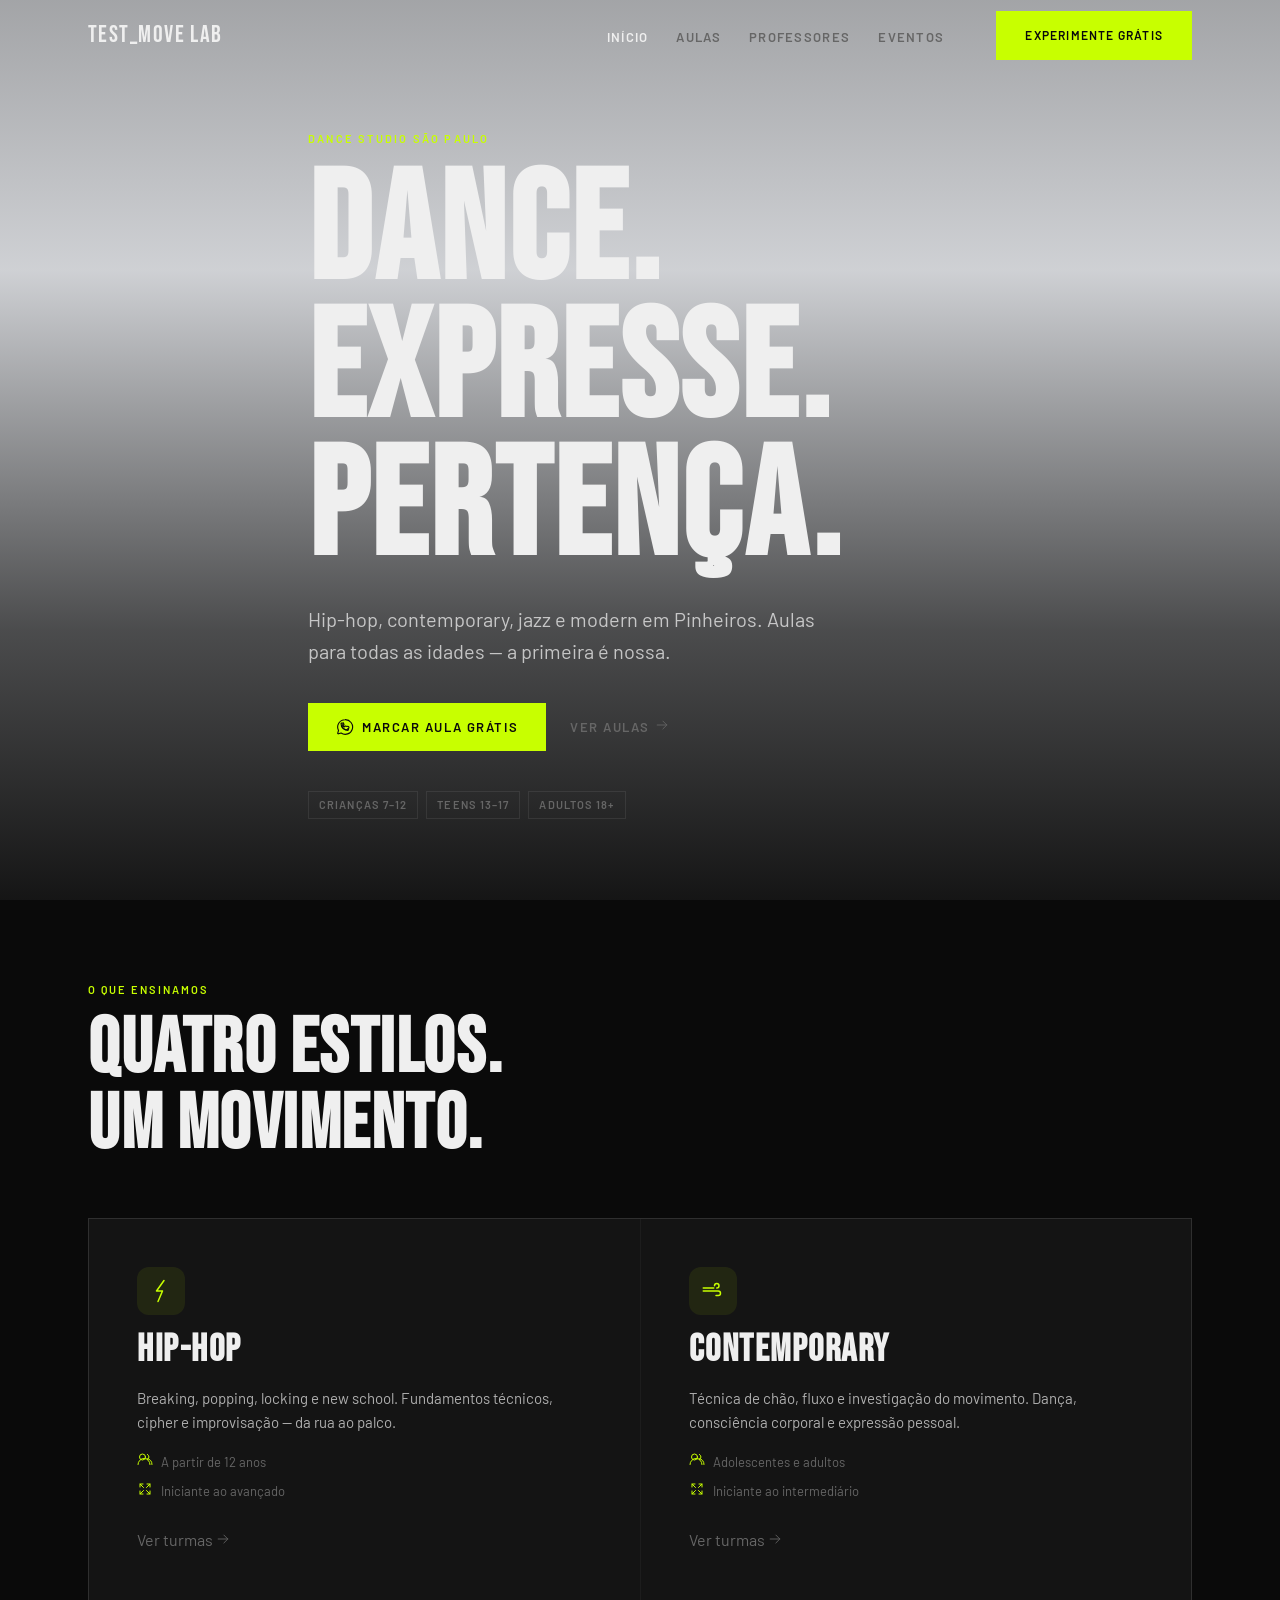
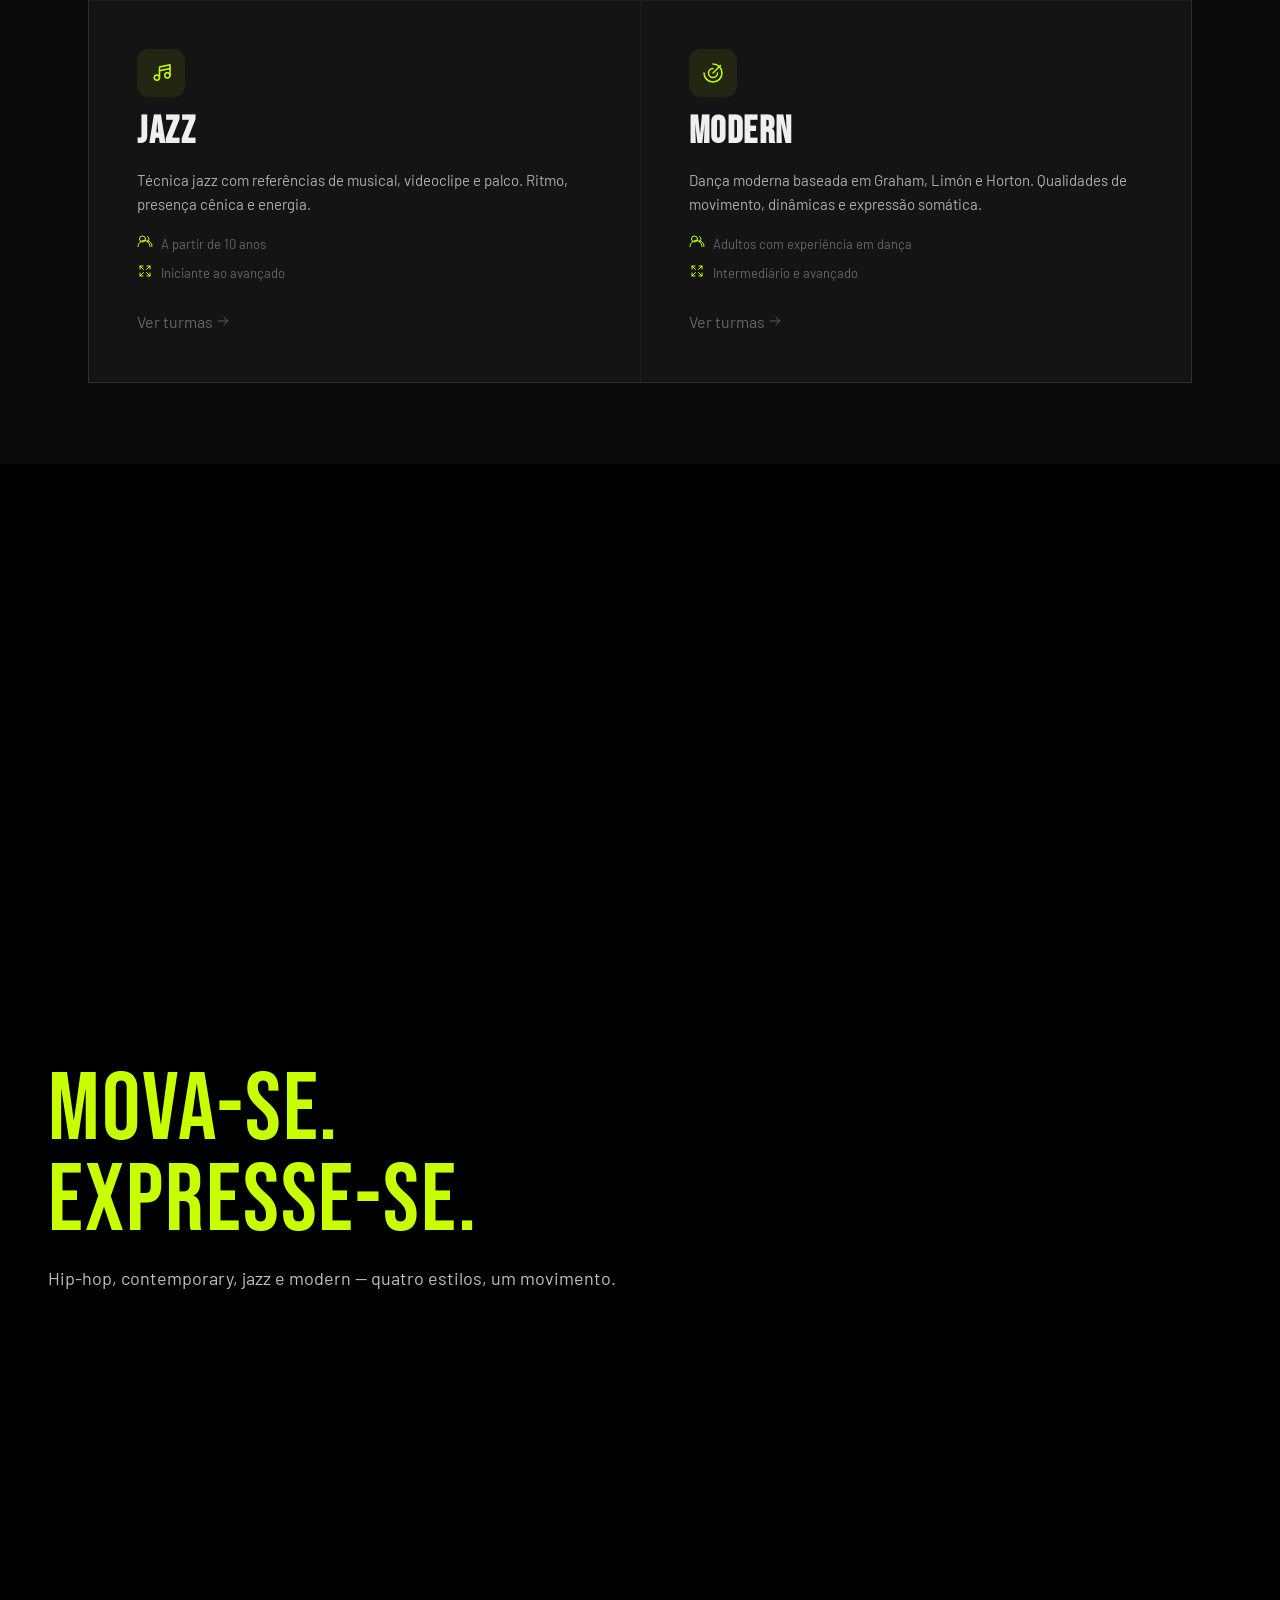
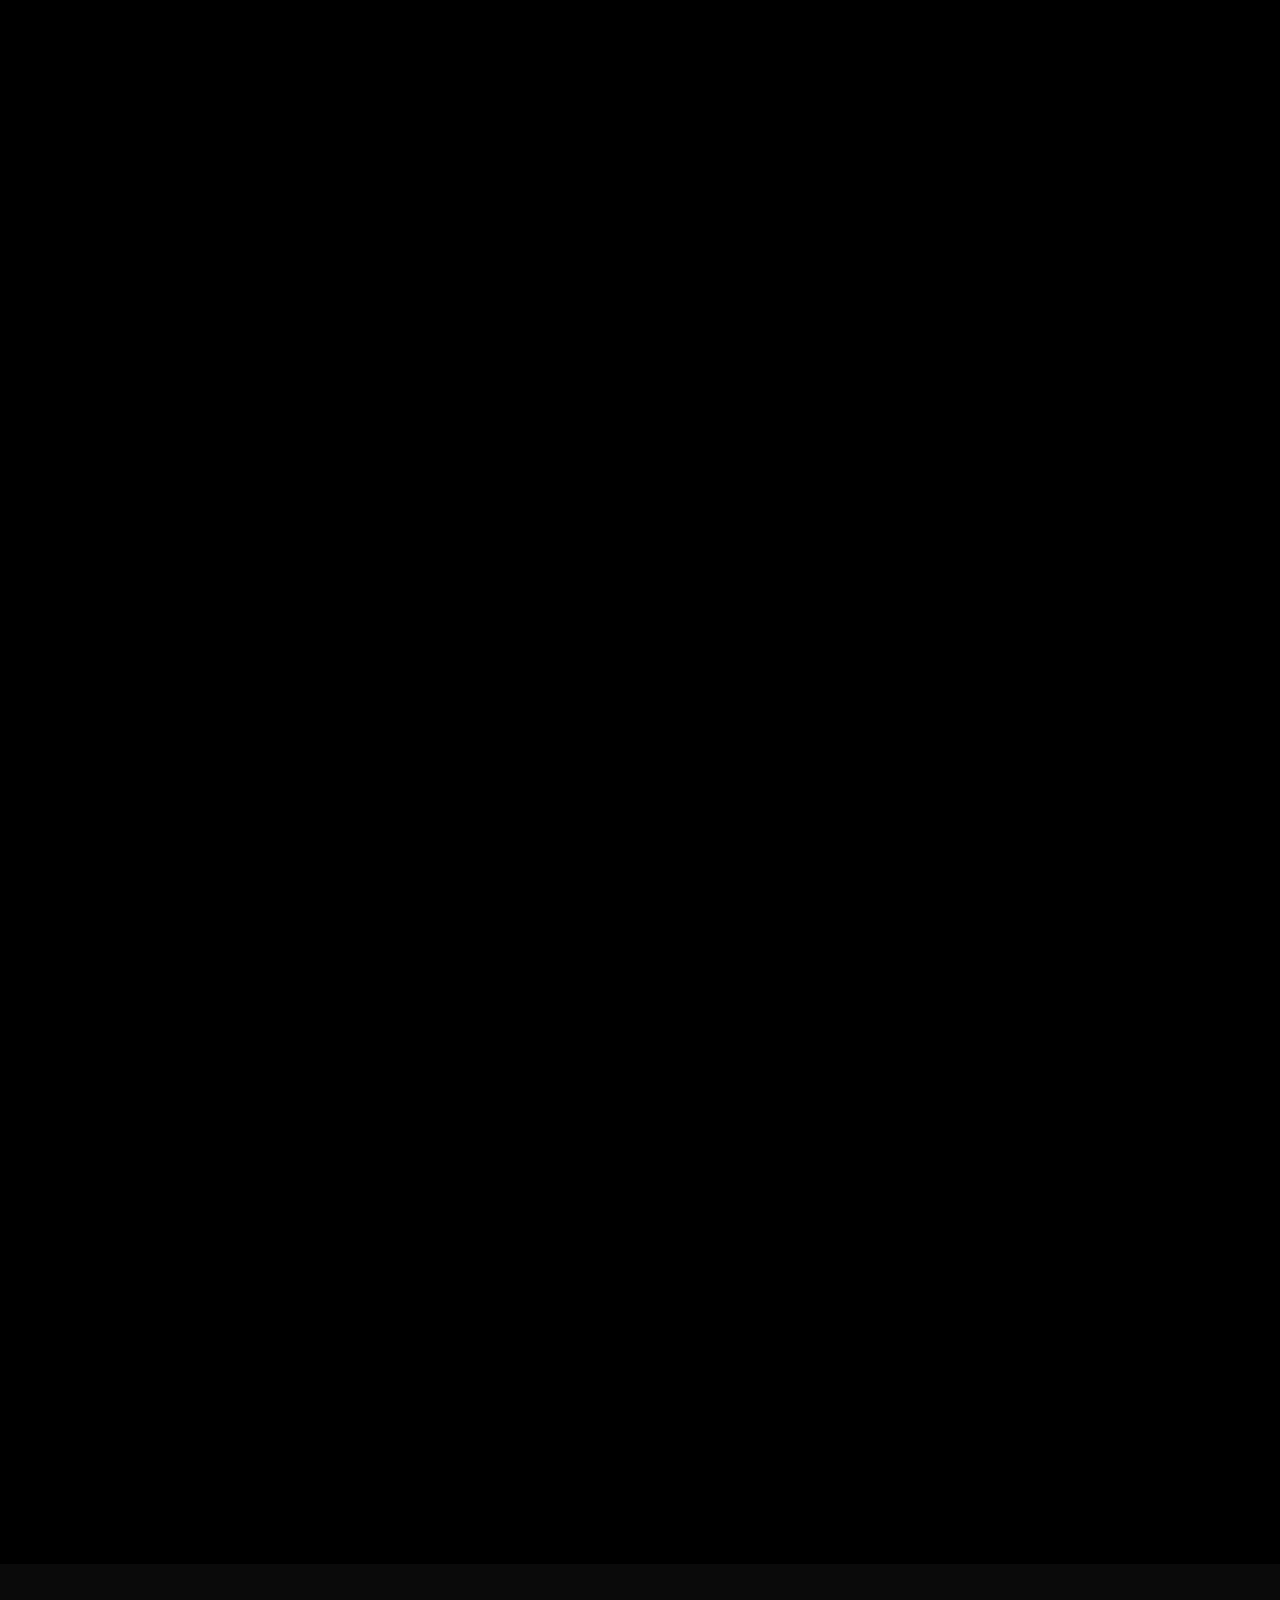
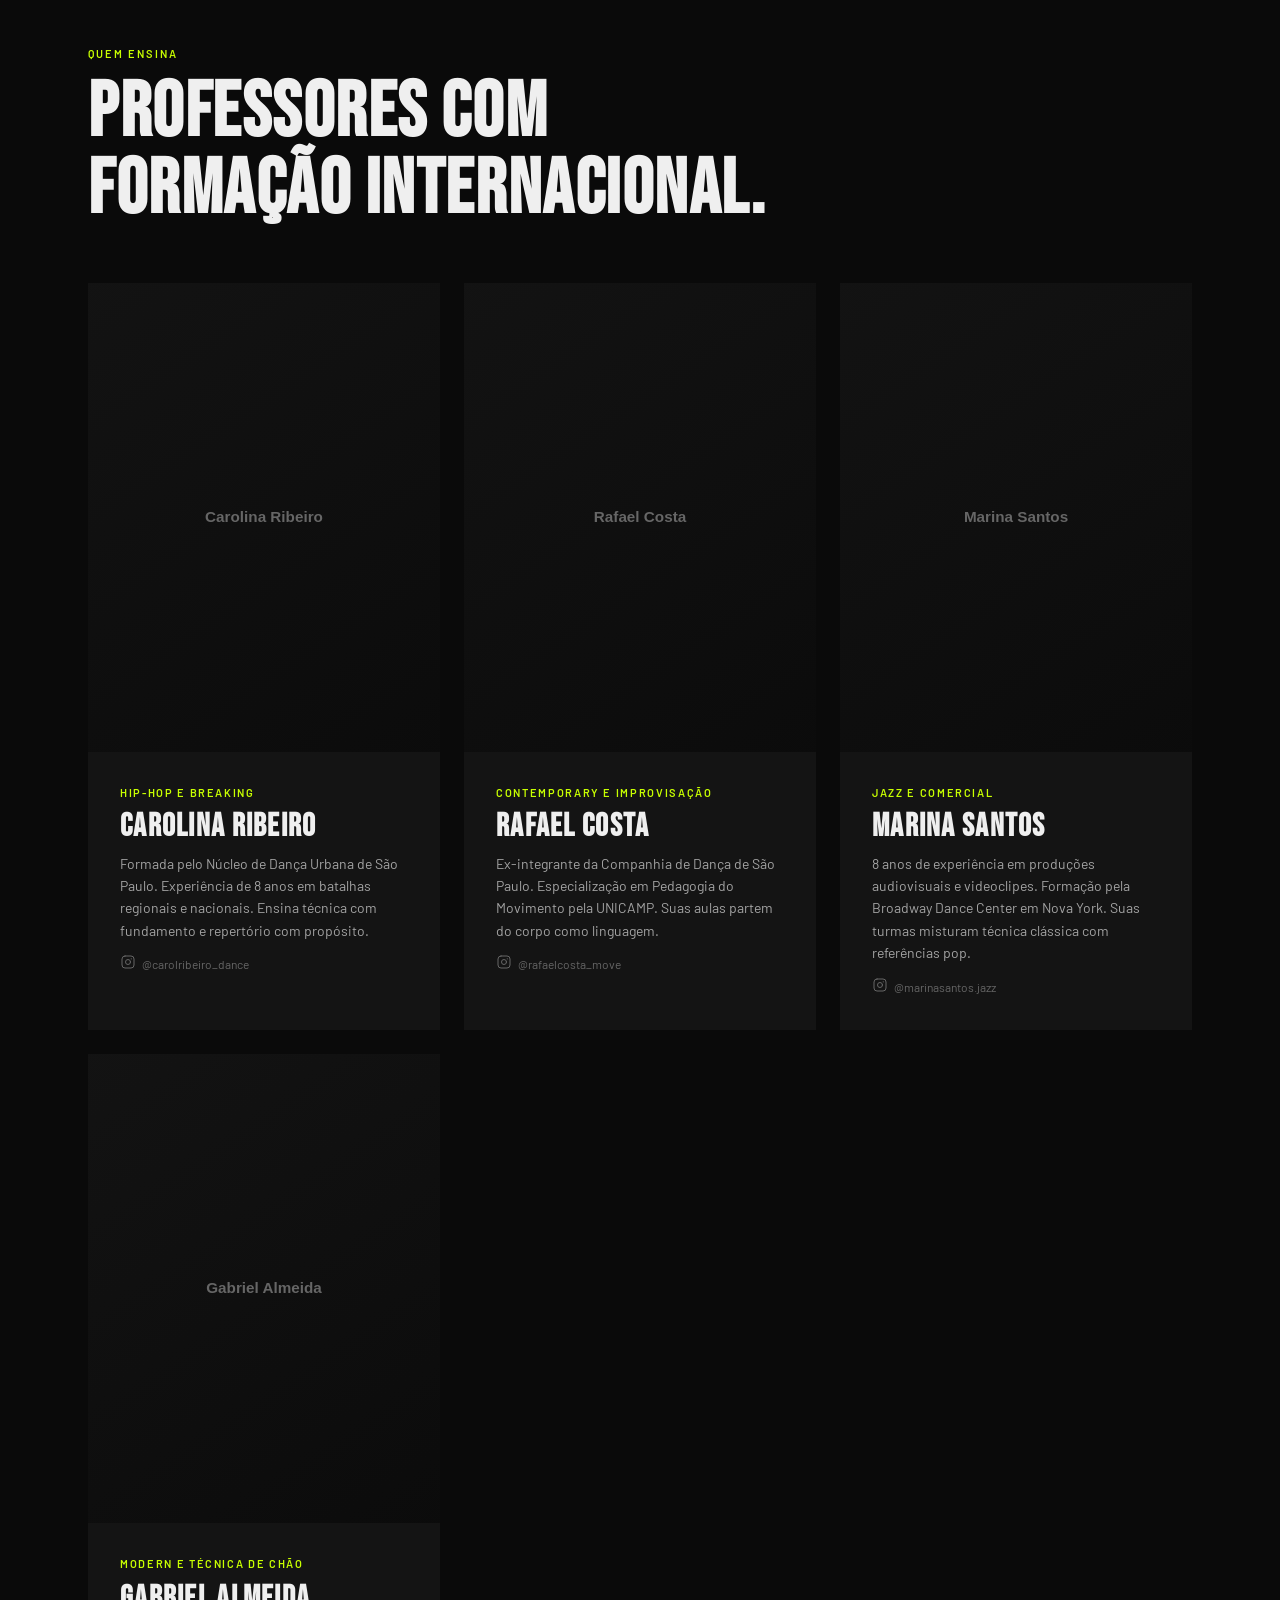
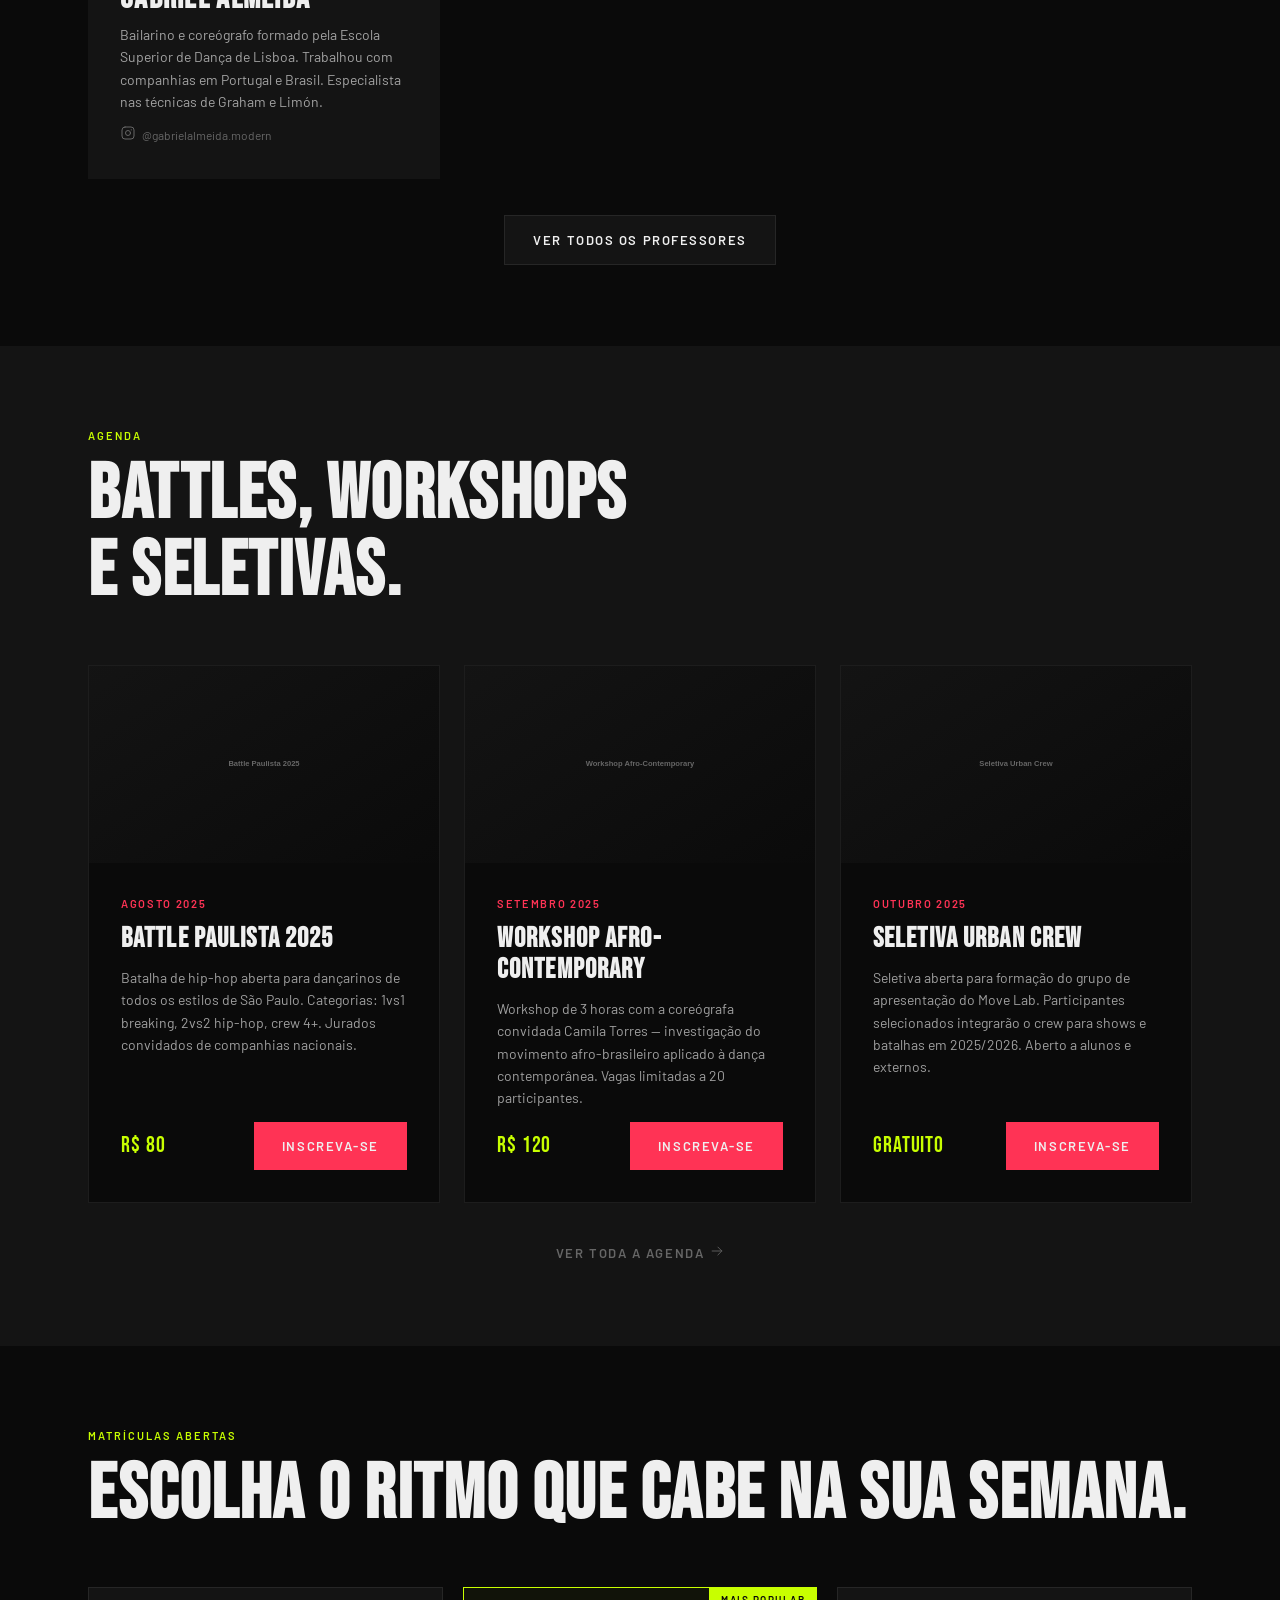
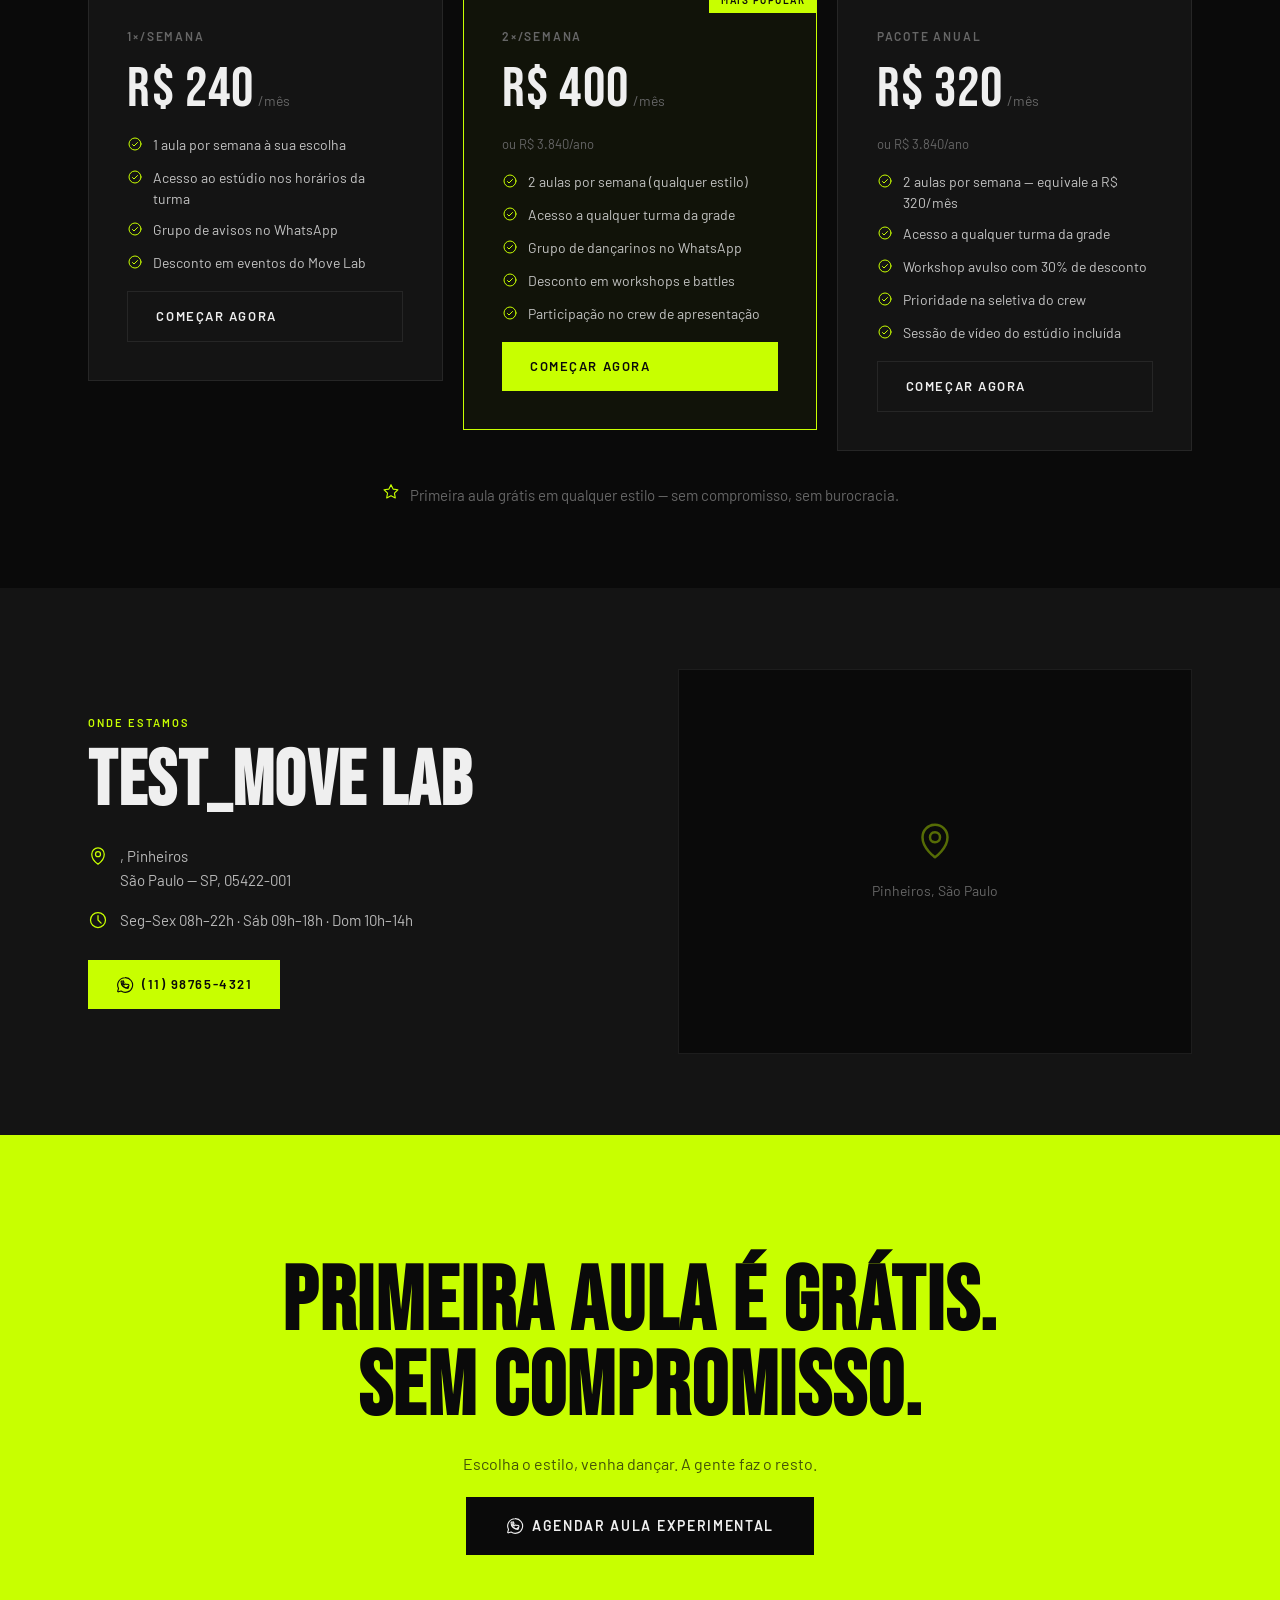
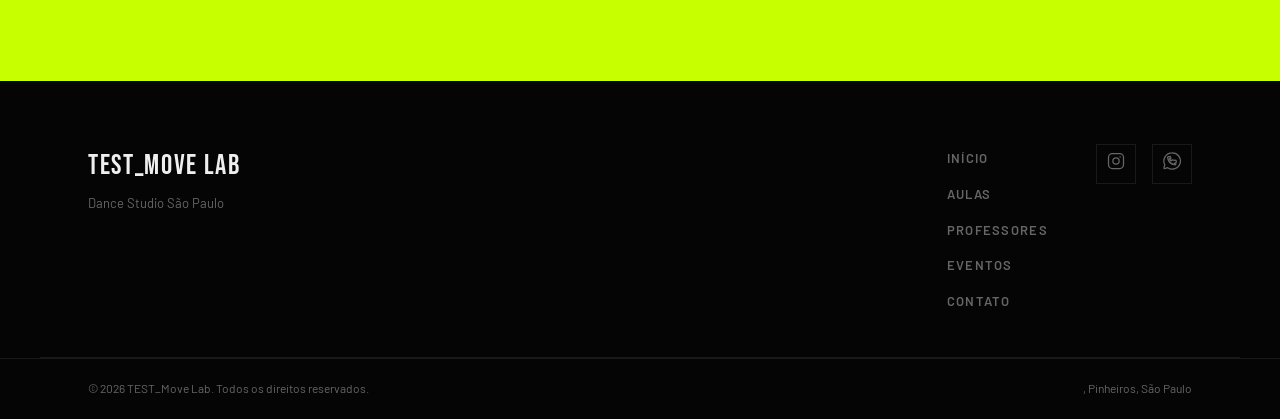
<file: index.html>
<!DOCTYPE html>
<html lang="pt-BR">
<head>
  <meta charset="UTF-8">
  <meta name="viewport" content="width=device-width, initial-scale=1.0">
  <title>Move Lab — Hip-Hop, Contemporary, Jazz e Modern em Pinheiros, São Paulo</title>
  <meta name="description" content="Move Lab — estúdio de dança em Pinheiros, São Paulo. Hip-hop, contemporary, jazz e modern para todas as idades. Primeira aula grátis. Matrículas abertas.">

  <meta property="og:type"        content="website">
  <meta property="og:title"       content="Move Lab — Hip-Hop, Contemporary, Jazz e Modern em Pinheiros, São Paulo">
  <meta property="og:description" content="Move Lab — estúdio de dança em Pinheiros, São Paulo. Hip-hop, contemporary, jazz e modern para todas as idades. Primeira aula grátis. Matrículas abertas.">
  <meta property="og:image"       content="assets/og-placeholder.jpg">
  <meta property="og:url"         content="https://movelabsp.com.br">
  <meta property="og:locale"      content="pt_BR">
  <meta property="og:site_name"   content="TEST_Move Lab">

  <link rel="icon" href="assets/favicon.png" type="image/png">
  <link rel="preconnect" href="https://fonts.googleapis.com">
  <link rel="preconnect" href="https://fonts.gstatic.com" crossorigin>
  <link href="https://fonts.googleapis.com/css2?family=Bebas+Neue&family=Barlow:wght@400;600&display=swap" rel="stylesheet">
  <link rel="stylesheet" href="style.css">

  <script type="application/ld+json">
  {
    "@context": "https://schema.org",
    "@type": "EducationalOrganization",
    "name": "TEST_Move Lab",
    "description": "Move Lab — estúdio de dança em Pinheiros, São Paulo. Hip-hop, contemporary, jazz e modern para todas as idades. Primeira aula grátis. Matrículas abertas.",
    "url": "https://movelabsp.com.br",
    "telephone": "+",
    "address": {
      "@type": "PostalAddress",
      "streetAddress": "",
      "addressLocality": "São Paulo",
      "addressRegion": "SP",
      "postalCode": "05422-001",
      "addressCountry": "BR"
    },
    "openingHoursSpecification": {
      "@type": "OpeningHoursSpecification",
      "description": "Seg–Sex 08h–22h · Sáb 09h–18h · Dom 10h–14h"
    },
    "image": "assets/og-placeholder.jpg",
    "priceRange": "R$ 230 – R$ 390/mês",
    "sameAs": ["https://www.instagram.com/movelabsp"]
  }
  </script>
<script>window.__imgFallback=function(img,label){img.onerror=null;img.alt=label||'';img.style.cssText='background:#e5e7eb;min-height:40px';img.src='data:image/svg+xml,%3Csvg xmlns%3D%22http%3A%2F%2Fwww.w3.org%2F2000%2Fsvg%22 viewBox%3D%220 0 1 1%22%3E%3C%2Fsvg%3E';};</script>
</head>
<body>

  <!-- ══════════════════════════════
       NAVBAR
  ══════════════════════════════ -->
  <nav class="navbar" id="top" aria-label="Navegação principal">
    <div class="container nav-inner">
      <a href="index.html" class="nav-logo" aria-label="TEST_Move Lab — página inicial">
        <span class="nav-logo-name">TEST_Move Lab</span>
      </a>
      <ul class="nav-links" role="list">
        <li><a href="index.html" class="nav-active" aria-current="page">Início</a></li>
        <li><a href="aulas.html">Aulas</a></li>
        <li><a href="professores.html">Professores</a></li>
        <li><a href="eventos.html">Eventos</a></li>
      </ul>
      <a href="https://wa.me/?text=Oi! Quero marcar minha aula experimental grátis no Move Lab."
         class="nav-cta btn-fill"
         target="_blank" rel="noopener noreferrer"
         aria-label="Experimente uma aula grátis pelo WhatsApp">
        <span class="btn-fill-text">Experimente Grátis</span>
      </a>
      <button class="nav-toggle" aria-label="Abrir menu" aria-expanded="false">
        <span></span><span></span><span></span>
      </button>
    </div>
  </nav>

  <!-- ══════════════════════════════
       HERO
  ══════════════════════════════ -->
  <section class="hero" id="hero" aria-labelledby="hero-heading">
    <div class="hero-media img-fallback" aria-hidden="true">
      <img src="https://8ispuxmgjxgu2r5q.public.blob.vercel-storage.com/stock-photos/scuole/hero/scuole-hero-03.webp"
           alt=""
           loading="eager"
           onerror="window.__imgFallback(this, 'Move Lab dancer')">
    </div>
    <div class="hero-overlay" aria-hidden="true"></div>
    <div class="container hero-inner">
      <p class="hero-eyebrow hero-fade-up hero-fade-up--1">Dance Studio São Paulo</p>
      <h1 class="hero-heading hero-fade-up hero-fade-up--2" id="hero-heading">Dance. Expresse. Pertença.</h1>
      <p class="hero-sub hero-fade-up hero-fade-up--3">Hip-hop, contemporary, jazz e modern em Pinheiros. Aulas para todas as idades — a primeira é nossa.</p>
      <div class="hero-ctas hero-fade-up hero-fade-up--4">
        <a href="https://wa.me/?text=Oi! Quero marcar minha aula experimental grátis no Move Lab."
           class="btn btn-fill btn--primary"
           target="_blank" rel="noopener noreferrer"
           aria-label="Marcar aula experimental grátis pelo WhatsApp">
          <span class="btn-icon" data-icon="WhatsappLogo" aria-hidden="true"></span>
          <span class="btn-fill-text">Marcar aula grátis</span>
        </a>
        <a href="aulas.html" class="btn btn--underline">
          Ver aulas <span data-icon="ArrowRight" aria-hidden="true"></span>
        </a>
      </div>
      <div class="hero-meta hero-fade-up hero-fade-up--5">
        <span class="hero-tag">Crianças 7–12</span>
        <span class="hero-tag">Teens 13–17</span>
        <span class="hero-tag">Adultos 18+</span>
      </div>
    </div>
  </section>

  <!-- ══════════════════════════════
       ESTILOS — 4 disciplinas
  ══════════════════════════════ -->
  <section class="section estilos" id="estilos" aria-labelledby="estilos-heading">
    <div class="container">
      <header class="section-header fade-up">
        <p class="section-label">O que ensinamos</p>
        <h2 class="section-title" id="estilos-heading">Quatro estilos.<br>Um movimento.</h2>
      </header>
      <div class="estilos-grid">
        <article class="estilo-card stagger-card" aria-labelledby="estilo-0">
          <div class="icon-chip" data-icon="Lightning" aria-hidden="true"></div>
          <h3 class="estilo-name" id="estilo-0">Hip-Hop</h3>
          <p class="estilo-desc">Breaking, popping, locking e new school. Fundamentos técnicos, cipher e improvisação — da rua ao palco.</p>
          <ul class="estilo-meta" aria-label="Detalhes da modalidade">
            <li><span data-icon="Users" aria-hidden="true"></span>A partir de 12 anos</li>
            <li><span data-icon="ArrowsOut" aria-hidden="true"></span>Iniciante ao avançado</li>
          </ul>
          <a href="aulas.html" class="estilo-link btn--underline">Ver turmas <span data-icon="ArrowRight" aria-hidden="true"></span></a>
        </article>
        <article class="estilo-card stagger-card" aria-labelledby="estilo-1">
          <div class="icon-chip" data-icon="Wind" aria-hidden="true"></div>
          <h3 class="estilo-name" id="estilo-1">Contemporary</h3>
          <p class="estilo-desc">Técnica de chão, fluxo e investigação do movimento. Dança, consciência corporal e expressão pessoal.</p>
          <ul class="estilo-meta" aria-label="Detalhes da modalidade">
            <li><span data-icon="Users" aria-hidden="true"></span>Adolescentes e adultos</li>
            <li><span data-icon="ArrowsOut" aria-hidden="true"></span>Iniciante ao intermediário</li>
          </ul>
          <a href="aulas.html" class="estilo-link btn--underline">Ver turmas <span data-icon="ArrowRight" aria-hidden="true"></span></a>
        </article>
        <article class="estilo-card stagger-card" aria-labelledby="estilo-2">
          <div class="icon-chip" data-icon="MusicNote" aria-hidden="true"></div>
          <h3 class="estilo-name" id="estilo-2">Jazz</h3>
          <p class="estilo-desc">Técnica jazz com referências de musical, videoclipe e palco. Ritmo, presença cênica e energia.</p>
          <ul class="estilo-meta" aria-label="Detalhes da modalidade">
            <li><span data-icon="Users" aria-hidden="true"></span>A partir de 10 anos</li>
            <li><span data-icon="ArrowsOut" aria-hidden="true"></span>Iniciante ao avançado</li>
          </ul>
          <a href="aulas.html" class="estilo-link btn--underline">Ver turmas <span data-icon="ArrowRight" aria-hidden="true"></span></a>
        </article>
        <article class="estilo-card stagger-card" aria-labelledby="estilo-3">
          <div class="icon-chip" data-icon="Spiral" aria-hidden="true"></div>
          <h3 class="estilo-name" id="estilo-3">Modern</h3>
          <p class="estilo-desc">Dança moderna baseada em Graham, Limón e Horton. Qualidades de movimento, dinâmicas e expressão somática.</p>
          <ul class="estilo-meta" aria-label="Detalhes da modalidade">
            <li><span data-icon="Users" aria-hidden="true"></span>Adultos com experiência em dança</li>
            <li><span data-icon="ArrowsOut" aria-hidden="true"></span>Intermediário e avançado</li>
          </ul>
          <a href="aulas.html" class="estilo-link btn--underline">Ver turmas <span data-icon="ArrowRight" aria-hidden="true"></span></a>
        </article>
      </div>
    </div>
  </section>

  <!-- ══════════════════════════════
       SCROLL ANIMATION — creative-dance-bold
  ══════════════════════════════ -->
  <section class="scroll-animation" id="scroll-anim"
           aria-label="Sequência animada — TEST_Move Lab">
    <div class="scroll-anim-pin">
      <canvas id="scroll-canvas" aria-hidden="true"></canvas>
      <div class="scroll-overlay" aria-hidden="true">
        <p class="scroll-overlay-headline">Mova-se. Expresse-se.</p>
        <p class="scroll-overlay-sub">Hip-hop, contemporary, jazz e modern — quatro estilos, um movimento.</p>
      </div>
    </div>
  </section>

  <!-- ══════════════════════════════
       PROFESSORES — preview 3 cards
  ══════════════════════════════ -->
  <section class="section professores-preview" id="professores" aria-labelledby="prof-heading">
    <div class="container">
      <header class="section-header fade-up">
        <p class="section-label">Quem ensina</p>
        <h2 class="section-title" id="prof-heading">Professores com <br>formação internacional.</h2>
      </header>
      <div class="prof-grid">
        <article class="prof-card stagger-card" aria-labelledby="prof-0">
          <div class="prof-photo img-fallback">
            <img src="https://8ispuxmgjxgu2r5q.public.blob.vercel-storage.com/stock-photos/scuole/ambiente/scuole-ambiente-11.webp"
                 alt="Carolina Ribeiro"
                 loading="lazy"
                 onerror="window.__imgFallback(this, 'Carolina Ribeiro')">
          </div>
          <div class="prof-info">
            <p class="prof-style">Hip-Hop e Breaking</p>
            <h3 class="prof-name" id="prof-0">Carolina Ribeiro</h3>
            <p class="prof-bio">Formada pelo Núcleo de Dança Urbana de São Paulo. Experiência de 8 anos em batalhas regionais e nacionais. Ensina técnica com fundamento e repertório com propósito.</p>
            <a href="https://www.instagram.com/carolribeiro_dance"
               class="prof-insta btn--underline"
               target="_blank" rel="noopener noreferrer"
               aria-label="Instagram de Carolina Ribeiro">
              <span data-icon="InstagramLogo" aria-hidden="true"></span>
              @carolribeiro_dance
            </a>
          </div>
        </article>
        <article class="prof-card stagger-card" aria-labelledby="prof-1">
          <div class="prof-photo img-fallback">
            <img src="https://8ispuxmgjxgu2r5q.public.blob.vercel-storage.com/stock-photos/scuole/detalhe/scuole-detalhe-19.webp"
                 alt="Rafael Costa"
                 loading="lazy"
                 onerror="window.__imgFallback(this, 'Rafael Costa')">
          </div>
          <div class="prof-info">
            <p class="prof-style">Contemporary e Improvisação</p>
            <h3 class="prof-name" id="prof-1">Rafael Costa</h3>
            <p class="prof-bio">Ex-integrante da Companhia de Dança de São Paulo. Especialização em Pedagogia do Movimento pela UNICAMP. Suas aulas partem do corpo como linguagem.</p>
            <a href="https://www.instagram.com/rafaelcosta_move"
               class="prof-insta btn--underline"
               target="_blank" rel="noopener noreferrer"
               aria-label="Instagram de Rafael Costa">
              <span data-icon="InstagramLogo" aria-hidden="true"></span>
              @rafaelcosta_move
            </a>
          </div>
        </article>
        <article class="prof-card stagger-card" aria-labelledby="prof-2">
          <div class="prof-photo img-fallback">
            <img src="https://8ispuxmgjxgu2r5q.public.blob.vercel-storage.com/stock-photos/scuole/equipe/scuole-equipe-15.webp"
                 alt="Marina Santos"
                 loading="lazy"
                 onerror="window.__imgFallback(this, 'Marina Santos')">
          </div>
          <div class="prof-info">
            <p class="prof-style">Jazz e Comercial</p>
            <h3 class="prof-name" id="prof-2">Marina Santos</h3>
            <p class="prof-bio">8 anos de experiência em produções audiovisuais e videoclipes. Formação pela Broadway Dance Center em Nova York. Suas turmas misturam técnica clássica com referências pop.</p>
            <a href="https://www.instagram.com/marinasantos.jazz"
               class="prof-insta btn--underline"
               target="_blank" rel="noopener noreferrer"
               aria-label="Instagram de Marina Santos">
              <span data-icon="InstagramLogo" aria-hidden="true"></span>
              @marinasantos.jazz
            </a>
          </div>
        </article>
        <article class="prof-card stagger-card" aria-labelledby="prof-3">
          <div class="prof-photo img-fallback">
            <img src="https://8ispuxmgjxgu2r5q.public.blob.vercel-storage.com/stock-photos/scuole/ambiente/scuole-ambiente-09.webp"
                 alt="Gabriel Almeida"
                 loading="lazy"
                 onerror="window.__imgFallback(this, 'Gabriel Almeida')">
          </div>
          <div class="prof-info">
            <p class="prof-style">Modern e Técnica de Chão</p>
            <h3 class="prof-name" id="prof-3">Gabriel Almeida</h3>
            <p class="prof-bio">Bailarino e coreógrafo formado pela Escola Superior de Dança de Lisboa. Trabalhou com companhias em Portugal e Brasil. Especialista nas técnicas de Graham e Limón.</p>
            <a href="https://www.instagram.com/gabrielalmeida.modern"
               class="prof-insta btn--underline"
               target="_blank" rel="noopener noreferrer"
               aria-label="Instagram de Gabriel Almeida">
              <span data-icon="InstagramLogo" aria-hidden="true"></span>
              @gabrielalmeida.modern
            </a>
          </div>
        </article>
      </div>
      <div class="section-cta fade-up">
        <a href="professores.html" class="btn btn-fill btn--secondary">
          <span class="btn-fill-text">Ver todos os professores</span>
        </a>
      </div>
    </div>
  </section>

  <!-- ══════════════════════════════
       EVENTOS — highlights
  ══════════════════════════════ -->
  <section class="section eventos-preview" id="eventos" aria-labelledby="evt-heading">
    <div class="container">
      <header class="section-header fade-up">
        <p class="section-label">Agenda</p>
        <h2 class="section-title" id="evt-heading">Battles, workshops<br>e seletivas.</h2>
      </header>
      <div class="eventos-grid">
        <article class="evento-card stagger-card" aria-labelledby="evt-0">
          <div class="evento-media img-fallback">
            <img src="https://8ispuxmgjxgu2r5q.public.blob.vercel-storage.com/stock-photos/scuole/ambiente/scuole-ambiente-17.webp"
                 alt="Battle Paulista 2025"
                 loading="lazy"
                 onerror="window.__imgFallback(this, 'Battle Paulista 2025')">
          </div>
          <div class="evento-body">
            <time class="evento-date">Agosto 2025</time>
            <h3 class="evento-title" id="evt-0">Battle Paulista 2025</h3>
            <p class="evento-desc">Batalha de hip-hop aberta para dançarinos de todos os estilos de São Paulo. Categorias: 1vs1 breaking, 2vs2 hip-hop, crew 4+. Jurados convidados de companhias nacionais.</p>
            <div class="evento-footer">
              <span class="evento-price">R$ 80</span>
              <a href="https://wa.me/?text=Tenho interesse no evento: Battle Paulista 2025"
                 class="btn btn-fill btn--accent"
                 target="_blank" rel="noopener noreferrer">
                <span class="btn-fill-text">Inscreva-se</span>
              </a>
            </div>
          </div>
        </article>
        <article class="evento-card stagger-card" aria-labelledby="evt-1">
          <div class="evento-media img-fallback">
            <img src="https://8ispuxmgjxgu2r5q.public.blob.vercel-storage.com/stock-photos/scuole/detalhe/scuole-detalhe-03.webp"
                 alt="Workshop Afro-Contemporary"
                 loading="lazy"
                 onerror="window.__imgFallback(this, 'Workshop Afro-Contemporary')">
          </div>
          <div class="evento-body">
            <time class="evento-date">Setembro 2025</time>
            <h3 class="evento-title" id="evt-1">Workshop Afro-Contemporary</h3>
            <p class="evento-desc">Workshop de 3 horas com a coreógrafa convidada Camila Torres — investigação do movimento afro-brasileiro aplicado à dança contemporânea. Vagas limitadas a 20 participantes.</p>
            <div class="evento-footer">
              <span class="evento-price">R$ 120</span>
              <a href="https://wa.me/?text=Tenho interesse no evento: Workshop Afro-Contemporary"
                 class="btn btn-fill btn--accent"
                 target="_blank" rel="noopener noreferrer">
                <span class="btn-fill-text">Inscreva-se</span>
              </a>
            </div>
          </div>
        </article>
        <article class="evento-card stagger-card" aria-labelledby="evt-2">
          <div class="evento-media img-fallback">
            <img src="https://8ispuxmgjxgu2r5q.public.blob.vercel-storage.com/stock-photos/scuole/equipe/scuole-equipe-01.webp"
                 alt="Seletiva Urban Crew"
                 loading="lazy"
                 onerror="window.__imgFallback(this, 'Seletiva Urban Crew')">
          </div>
          <div class="evento-body">
            <time class="evento-date">Outubro 2025</time>
            <h3 class="evento-title" id="evt-2">Seletiva Urban Crew</h3>
            <p class="evento-desc">Seletiva aberta para formação do grupo de apresentação do Move Lab. Participantes selecionados integrarão o crew para shows e batalhas em 2025/2026. Aberto a alunos e externos.</p>
            <div class="evento-footer">
              <span class="evento-price">Gratuito</span>
              <a href="https://wa.me/?text=Tenho interesse no evento: Seletiva Urban Crew"
                 class="btn btn-fill btn--accent"
                 target="_blank" rel="noopener noreferrer">
                <span class="btn-fill-text">Inscreva-se</span>
              </a>
            </div>
          </div>
        </article>
      </div>
      <div class="section-cta fade-up">
        <a href="eventos.html" class="btn btn--underline">
          Ver toda a agenda <span data-icon="ArrowRight" aria-hidden="true"></span>
        </a>
      </div>
    </div>
  </section>

  <!-- ══════════════════════════════
       ISCRIÇÕES + PLANOS — STATIC
  ══════════════════════════════ -->
  <section class="section planos" id="planos" aria-labelledby="planos-heading">
    <div class="container">
      <header class="section-header fade-up">
        <p class="section-label">Matrículas abertas</p>
        <h2 class="section-title" id="planos-heading">Escolha o ritmo que cabe na sua semana.</h2>
      </header>
      <div class="planos-grid">
        <article class="plano-card "
                 aria-labelledby="plano-0">
          
          <p class="plano-name" id="plano-0">1×/semana</p>
          <div class="plano-price">
            <span class="plano-value">R$ 240</span>
            <span class="plano-period">/mês</span>
          </div>
          
          <ul class="plano-features" aria-label="Incluído no plano 1×/semana">
            <li>
              <span data-icon="CheckCircle" aria-hidden="true"></span>
              1 aula por semana à sua escolha
            </li>
            <li>
              <span data-icon="CheckCircle" aria-hidden="true"></span>
              Acesso ao estúdio nos horários da turma
            </li>
            <li>
              <span data-icon="CheckCircle" aria-hidden="true"></span>
              Grupo de avisos no WhatsApp
            </li>
            <li>
              <span data-icon="CheckCircle" aria-hidden="true"></span>
              Desconto em eventos do Move Lab
            </li>
          </ul>
          <a href="https://wa.me/?text=Quero me matricular: plano 1×/semana"
             class="btn btn-fill btn--secondary"
             target="_blank" rel="noopener noreferrer"
             aria-label="Matricular-se no plano 1×/semana pelo WhatsApp">
            <span class="btn-fill-text">Começar agora</span>
          </a>
        </article>
        <article class="plano-card plano-card--destaque"
                 aria-labelledby="plano-1">
          <span class="plano-badge">Mais popular</span>
          <p class="plano-name" id="plano-1">2×/semana</p>
          <div class="plano-price">
            <span class="plano-value">R$ 400</span>
            <span class="plano-period">/mês</span>
          </div>
          <p class="plano-yearly">ou R$ 3.840/ano</p>
          <ul class="plano-features" aria-label="Incluído no plano 2×/semana">
            <li>
              <span data-icon="CheckCircle" aria-hidden="true"></span>
              2 aulas por semana (qualquer estilo)
            </li>
            <li>
              <span data-icon="CheckCircle" aria-hidden="true"></span>
              Acesso a qualquer turma da grade
            </li>
            <li>
              <span data-icon="CheckCircle" aria-hidden="true"></span>
              Grupo de dançarinos no WhatsApp
            </li>
            <li>
              <span data-icon="CheckCircle" aria-hidden="true"></span>
              Desconto em workshops e battles
            </li>
            <li>
              <span data-icon="CheckCircle" aria-hidden="true"></span>
              Participação no crew de apresentação
            </li>
          </ul>
          <a href="https://wa.me/?text=Quero me matricular: plano 2×/semana"
             class="btn btn-fill btn--primary"
             target="_blank" rel="noopener noreferrer"
             aria-label="Matricular-se no plano 2×/semana pelo WhatsApp">
            <span class="btn-fill-text">Começar agora</span>
          </a>
        </article>
        <article class="plano-card "
                 aria-labelledby="plano-2">
          
          <p class="plano-name" id="plano-2">Pacote Anual</p>
          <div class="plano-price">
            <span class="plano-value">R$ 320</span>
            <span class="plano-period">/mês</span>
          </div>
          <p class="plano-yearly">ou R$ 3.840/ano</p>
          <ul class="plano-features" aria-label="Incluído no plano Pacote Anual">
            <li>
              <span data-icon="CheckCircle" aria-hidden="true"></span>
              2 aulas por semana — equivale a R$ 320/mês
            </li>
            <li>
              <span data-icon="CheckCircle" aria-hidden="true"></span>
              Acesso a qualquer turma da grade
            </li>
            <li>
              <span data-icon="CheckCircle" aria-hidden="true"></span>
              Workshop avulso com 30% de desconto
            </li>
            <li>
              <span data-icon="CheckCircle" aria-hidden="true"></span>
              Prioridade na seletiva do crew
            </li>
            <li>
              <span data-icon="CheckCircle" aria-hidden="true"></span>
              Sessão de vídeo do estúdio incluída
            </li>
          </ul>
          <a href="https://wa.me/?text=Quero me matricular: plano Pacote Anual"
             class="btn btn-fill btn--secondary"
             target="_blank" rel="noopener noreferrer"
             aria-label="Matricular-se no plano Pacote Anual pelo WhatsApp">
            <span class="btn-fill-text">Começar agora</span>
          </a>
        </article>
      </div>
      <p class="planos-trial fade-up">
        <span data-icon="Star" aria-hidden="true"></span>
        Primeira aula grátis em qualquer estilo — sem compromisso, sem burocracia.
      </p>
    </div>
  </section>

  <!-- ══════════════════════════════
       LOCALIZAÇÃO + HORÁRIOS — STATIC
  ══════════════════════════════ -->
  <section class="section localizacao" id="contato" aria-labelledby="loc-heading">
    <div class="container">
      <div class="loc-inner">
        <div class="loc-info fade-up">
          <p class="section-label">Onde estamos</p>
          <h2 class="section-title" id="loc-heading">TEST_Move Lab</h2>
          <address class="loc-address">
            <p>
              <span data-icon="MapPin" aria-hidden="true"></span>
              , Pinheiros<br>
              São Paulo — SP, 05422-001
            </p>
            <p>
              <span data-icon="Clock" aria-hidden="true"></span>
              Seg–Sex 08h–22h · Sáb 09h–18h · Dom 10h–14h
            </p>
          </address>
          <div class="loc-ctas">
            <a href="https://wa.me/?text=Oi! Quero marcar minha aula experimental grátis no Move Lab."
               class="btn btn-fill btn--primary"
               target="_blank" rel="noopener noreferrer"
               aria-label="Contato pelo WhatsApp">
              <span class="btn-icon" data-icon="WhatsappLogo" aria-hidden="true"></span>
              <span class="btn-fill-text">(11) 98765-4321</span>
            </a>
          </div>
        </div>
        <div class="loc-map fade-up" aria-label="Mapa da localização do estúdio">
          <div class="loc-map-placeholder">
            <span data-icon="MapPin" aria-hidden="true"></span>
            <p>Pinheiros, São Paulo</p>
          </div>
        </div>
      </div>
    </div>
  </section>

  <!-- ══════════════════════════════
       CTA FINAL WHATSAPP
  ══════════════════════════════ -->
  <section class="cta-band" aria-labelledby="cta-heading">
    <div class="container cta-inner fade-up">
      <h2 class="cta-heading" id="cta-heading">Primeira aula é grátis.<br>Sem compromisso.</h2>
      <p class="cta-sub">Escolha o estilo, venha dançar. A gente faz o resto.</p>
      <a href="https://wa.me/?text=Oi! Quero marcar minha aula experimental grátis no Move Lab."
         class="btn btn-fill btn--primary btn--lg"
         target="_blank" rel="noopener noreferrer"
         aria-label="Agendar aula experimental grátis pelo WhatsApp">
        <span class="btn-icon" data-icon="WhatsappLogo" aria-hidden="true"></span>
        <span class="btn-fill-text">Agendar aula experimental</span>
      </a>
    </div>
  </section>

  <!-- ══════════════════════════════
       FOOTER
  ══════════════════════════════ -->
  <footer class="footer" role="contentinfo">
    <div class="container footer-inner">
      <div class="footer-brand">
        <p class="footer-name">TEST_Move Lab</p>
        <p class="footer-tagline">Dance Studio São Paulo</p>
      </div>
      <nav class="footer-nav" aria-label="Links do rodapé">
        <ul role="list">
          <li><a href="index.html">Início</a></li>
          <li><a href="aulas.html">Aulas</a></li>
          <li><a href="professores.html">Professores</a></li>
          <li><a href="eventos.html">Eventos</a></li>
          <li><a href="#contato">Contato</a></li>
        </ul>
      </nav>
      <div class="footer-social">
        <a href="https://www.instagram.com/movelabsp"
           class="social-link"
           target="_blank" rel="noopener noreferrer"
           aria-label="Instagram do TEST_Move Lab">
          <span data-icon="InstagramLogo" aria-hidden="true"></span>
        </a>
        <a href="https://wa.me/"
           class="social-link"
           target="_blank" rel="noopener noreferrer"
           aria-label="WhatsApp do TEST_Move Lab">
          <span data-icon="WhatsappLogo" aria-hidden="true"></span>
        </a>
      </div>
    </div>
    <div class="footer-bottom">
      <div class="container">
        <p>&copy; <span data-year></span> TEST_Move Lab. Todos os direitos reservados.</p>
        <p>, Pinheiros, São Paulo</p>
      </div>
    </div>
  </footer>

  <script src="script.js"></script>
</body>
</html>
</file>
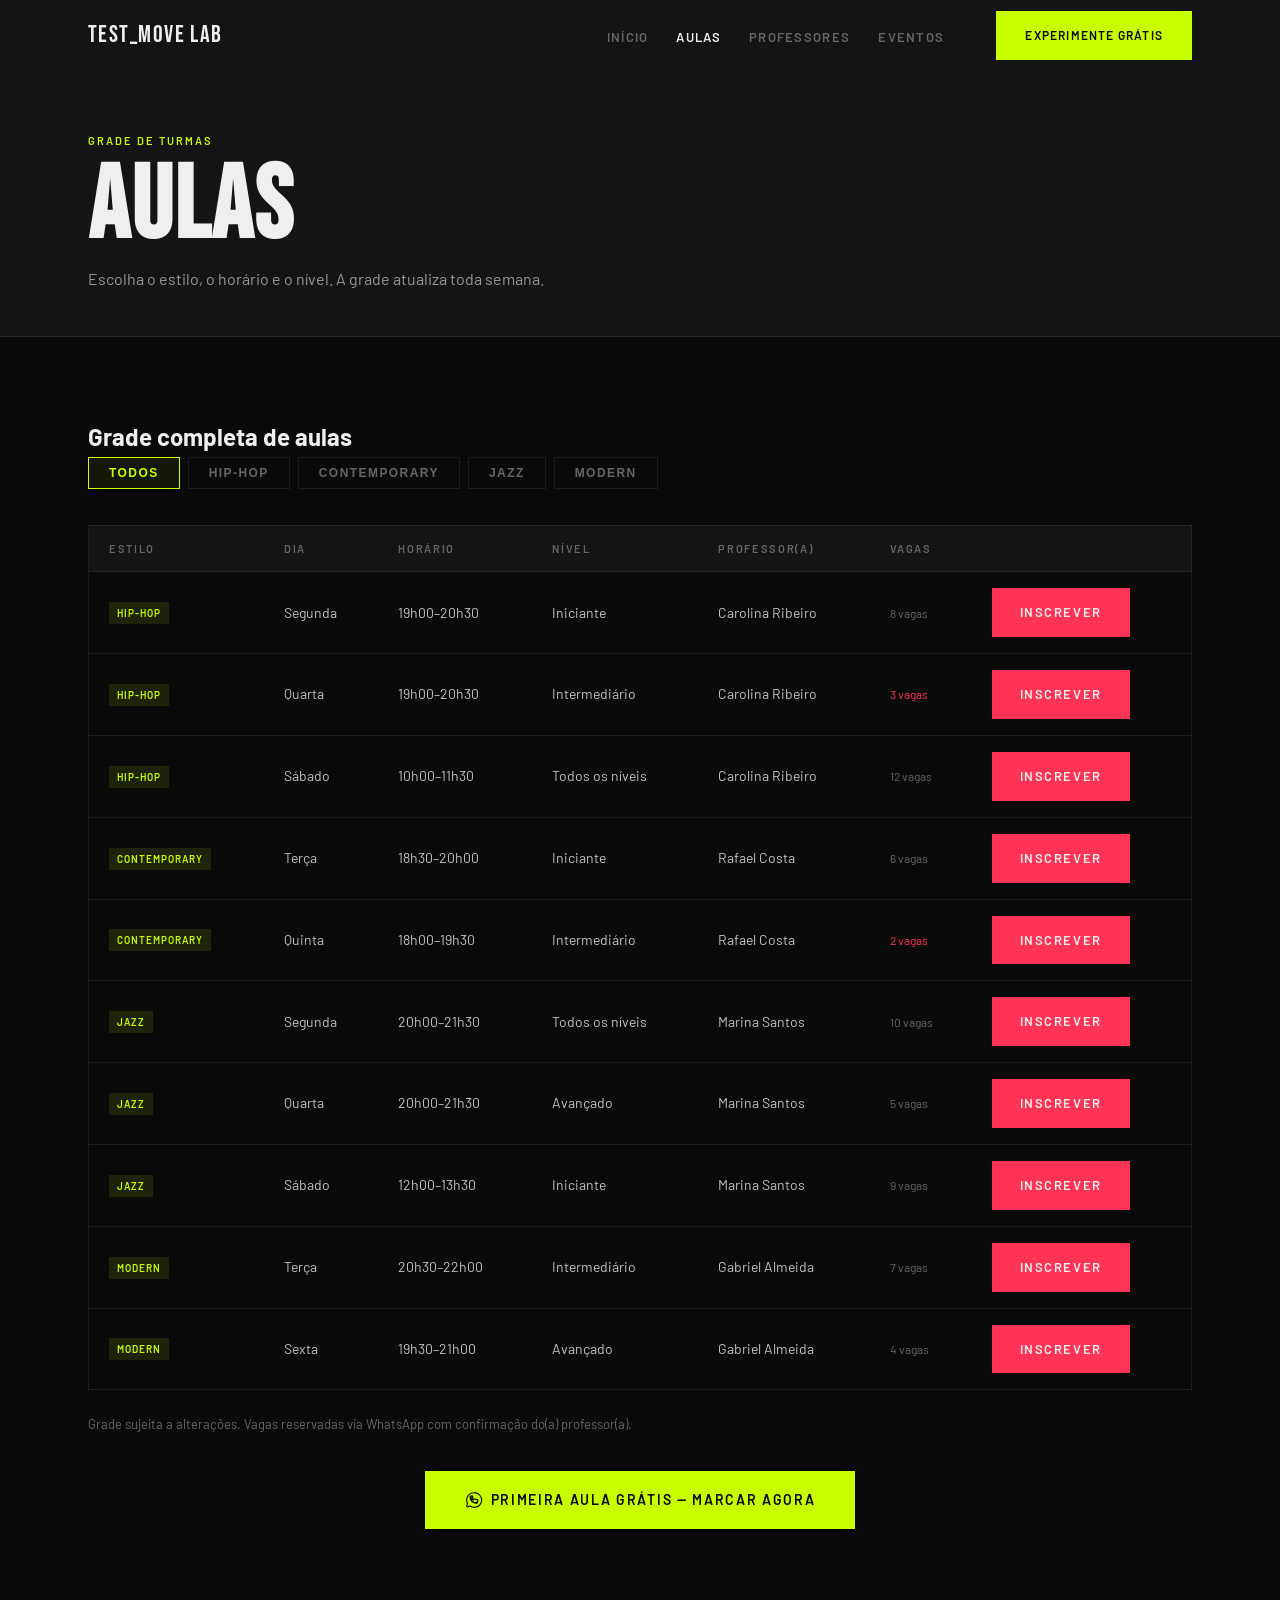
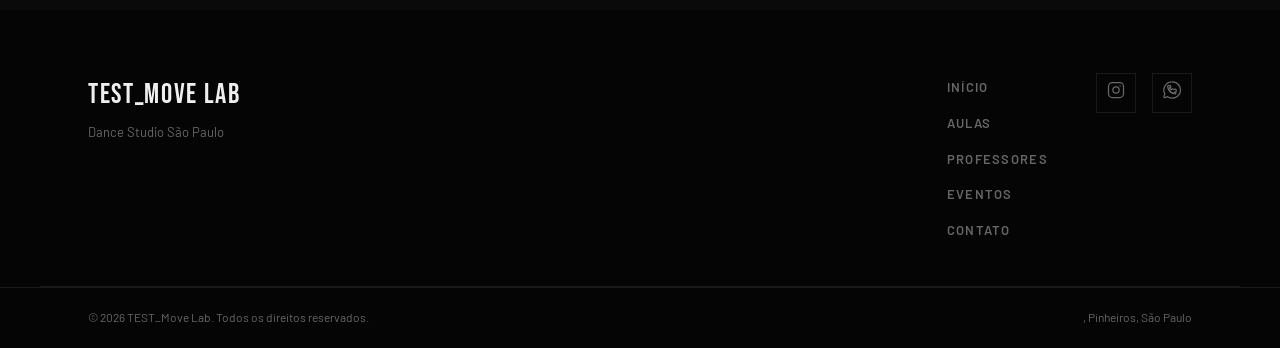
<file: aulas.html>
<!DOCTYPE html>
<html lang="pt-BR">
<head>
  <meta charset="UTF-8">
  <meta name="viewport" content="width=device-width, initial-scale=1.0">
  <title>Aulas — TEST_Move Lab</title>
  <meta name="description" content="Turmas de hip-hop, contemporary, jazz e modern em Pinheiros, São Paulo. Horários e vagas disponíveis.">

  <meta property="og:type"        content="website">
  <meta property="og:title"       content="Aulas — TEST_Move Lab">
  <meta property="og:description" content="Grade completa de aulas de TEST_Move Lab — Pinheiros, São Paulo.">
  <meta property="og:image"       content="assets/og-placeholder.jpg">
  <meta property="og:url"         content="https://movelabsp.com.br/aulas.html">
  <meta property="og:locale"      content="pt_BR">

  <link rel="icon" href="assets/favicon.png" type="image/png">
  <link rel="preconnect" href="https://fonts.googleapis.com">
  <link rel="preconnect" href="https://fonts.gstatic.com" crossorigin>
  <link href="https://fonts.googleapis.com/css2?family=Bebas+Neue&family=Barlow:wght@400;600&display=swap" rel="stylesheet">
  <link rel="stylesheet" href="style.css">
<script>window.__imgFallback=function(img,label){img.onerror=null;img.alt=label||'';img.style.cssText='background:#e5e7eb;min-height:40px';img.src='data:image/svg+xml,%3Csvg xmlns%3D%22http%3A%2F%2Fwww.w3.org%2F2000%2Fsvg%22 viewBox%3D%220 0 1 1%22%3E%3C%2Fsvg%3E';};</script>
</head>
<body>

  <!-- NAVBAR -->
  <nav class="navbar scrolled" id="top" aria-label="Navegação principal">
    <div class="container nav-inner">
      <a href="index.html" class="nav-logo" aria-label="TEST_Move Lab — página inicial">
        <span class="nav-logo-name">TEST_Move Lab</span>
      </a>
      <ul class="nav-links" role="list">
        <li><a href="index.html">Início</a></li>
        <li><a href="aulas.html" class="nav-active" aria-current="page">Aulas</a></li>
        <li><a href="professores.html">Professores</a></li>
        <li><a href="eventos.html">Eventos</a></li>
      </ul>
      <a href="https://wa.me/?text=Oi! Quero marcar minha aula experimental grátis no Move Lab."
         class="nav-cta btn-fill"
         target="_blank" rel="noopener noreferrer">
        <span class="btn-fill-text">Experimente Grátis</span>
      </a>
      <button class="nav-toggle" aria-label="Abrir menu" aria-expanded="false">
        <span></span><span></span><span></span>
      </button>
    </div>
  </nav>

  <!-- MINI HERO -->
  <section class="mini-hero" aria-labelledby="aulas-heading">
    <div class="container">
      <p class="section-label">Grade de turmas</p>
      <h1 class="mini-hero-heading" id="aulas-heading">Aulas</h1>
      <p class="mini-hero-sub">Escolha o estilo, o horário e o nível. A grade atualiza toda semana.</p>
    </div>
  </section>

  <!-- GRADE DE AULAS -->
  <section class="section" aria-labelledby="grade-heading">
    <div class="container">
      <h2 class="sr-only" id="grade-heading">Grade completa de aulas</h2>

      <!-- Filtro por estilo -->
      <div class="filter-tabs" role="group" aria-label="Filtrar por estilo de dança">
        <button class="filter-tab active" data-filter="all">Todos</button>
        <button class="filter-tab" data-filter="hip-hop">Hip-Hop</button>
        <button class="filter-tab" data-filter="contemporary">Contemporary</button>
        <button class="filter-tab" data-filter="jazz">Jazz</button>
        <button class="filter-tab" data-filter="modern">Modern</button>
      </div>

      <!-- Tabela de turmas -->
      <div class="table-wrap" style="overflow-x:auto;">
        <table class="schedule-table" aria-label="Tabela de horários das turmas">
          <thead>
            <tr>
              <th scope="col">Estilo</th>
              <th scope="col">Dia</th>
              <th scope="col">Horário</th>
              <th scope="col">Nível</th>
              <th scope="col">Professor(a)</th>
              <th scope="col">Vagas</th>
              <th scope="col" aria-label="Ação"></th>
            </tr>
          </thead>
          <tbody>
            <tr class="schedule-row fade-up" data-style="hip-hop">
              <td>
                <span class="schedule-style-badge">Hip-Hop</span>
              </td>
              <td>Segunda</td>
              <td>19h00–20h30</td>
              <td>Iniciante</td>
              <td>Carolina Ribeiro</td>
              <td>
                <span class="schedule-spots ">
                  8 vagas
                </span>
              </td>
              <td>
                <a href="https://wa.me/?text=Quero me inscrever na turma: Hip-Hop Segunda 19h00–20h30"
                   class="btn btn-fill btn--accent"
                   target="_blank" rel="noopener noreferrer"
                   aria-label="Inscrever-se na turma Hip-Hop Segunda 19h00–20h30">
                  <span class="btn-fill-text">Inscrever</span>
                </a>
              </td>
            </tr>
            <tr class="schedule-row fade-up" data-style="hip-hop">
              <td>
                <span class="schedule-style-badge">Hip-Hop</span>
              </td>
              <td>Quarta</td>
              <td>19h00–20h30</td>
              <td>Intermediário</td>
              <td>Carolina Ribeiro</td>
              <td>
                <span class="schedule-spots few">
                  3 vagas
                </span>
              </td>
              <td>
                <a href="https://wa.me/?text=Quero me inscrever na turma: Hip-Hop Quarta 19h00–20h30"
                   class="btn btn-fill btn--accent"
                   target="_blank" rel="noopener noreferrer"
                   aria-label="Inscrever-se na turma Hip-Hop Quarta 19h00–20h30">
                  <span class="btn-fill-text">Inscrever</span>
                </a>
              </td>
            </tr>
            <tr class="schedule-row fade-up" data-style="hip-hop">
              <td>
                <span class="schedule-style-badge">Hip-Hop</span>
              </td>
              <td>Sábado</td>
              <td>10h00–11h30</td>
              <td>Todos os níveis</td>
              <td>Carolina Ribeiro</td>
              <td>
                <span class="schedule-spots ">
                  12 vagas
                </span>
              </td>
              <td>
                <a href="https://wa.me/?text=Quero me inscrever na turma: Hip-Hop Sábado 10h00–11h30"
                   class="btn btn-fill btn--accent"
                   target="_blank" rel="noopener noreferrer"
                   aria-label="Inscrever-se na turma Hip-Hop Sábado 10h00–11h30">
                  <span class="btn-fill-text">Inscrever</span>
                </a>
              </td>
            </tr>
            <tr class="schedule-row fade-up" data-style="contemporary">
              <td>
                <span class="schedule-style-badge">Contemporary</span>
              </td>
              <td>Terça</td>
              <td>18h30–20h00</td>
              <td>Iniciante</td>
              <td>Rafael Costa</td>
              <td>
                <span class="schedule-spots ">
                  6 vagas
                </span>
              </td>
              <td>
                <a href="https://wa.me/?text=Quero me inscrever na turma: Contemporary Terça 18h30–20h00"
                   class="btn btn-fill btn--accent"
                   target="_blank" rel="noopener noreferrer"
                   aria-label="Inscrever-se na turma Contemporary Terça 18h30–20h00">
                  <span class="btn-fill-text">Inscrever</span>
                </a>
              </td>
            </tr>
            <tr class="schedule-row fade-up" data-style="contemporary">
              <td>
                <span class="schedule-style-badge">Contemporary</span>
              </td>
              <td>Quinta</td>
              <td>18h00–19h30</td>
              <td>Intermediário</td>
              <td>Rafael Costa</td>
              <td>
                <span class="schedule-spots few">
                  2 vagas
                </span>
              </td>
              <td>
                <a href="https://wa.me/?text=Quero me inscrever na turma: Contemporary Quinta 18h00–19h30"
                   class="btn btn-fill btn--accent"
                   target="_blank" rel="noopener noreferrer"
                   aria-label="Inscrever-se na turma Contemporary Quinta 18h00–19h30">
                  <span class="btn-fill-text">Inscrever</span>
                </a>
              </td>
            </tr>
            <tr class="schedule-row fade-up" data-style="jazz">
              <td>
                <span class="schedule-style-badge">Jazz</span>
              </td>
              <td>Segunda</td>
              <td>20h00–21h30</td>
              <td>Todos os níveis</td>
              <td>Marina Santos</td>
              <td>
                <span class="schedule-spots ">
                  10 vagas
                </span>
              </td>
              <td>
                <a href="https://wa.me/?text=Quero me inscrever na turma: Jazz Segunda 20h00–21h30"
                   class="btn btn-fill btn--accent"
                   target="_blank" rel="noopener noreferrer"
                   aria-label="Inscrever-se na turma Jazz Segunda 20h00–21h30">
                  <span class="btn-fill-text">Inscrever</span>
                </a>
              </td>
            </tr>
            <tr class="schedule-row fade-up" data-style="jazz">
              <td>
                <span class="schedule-style-badge">Jazz</span>
              </td>
              <td>Quarta</td>
              <td>20h00–21h30</td>
              <td>Avançado</td>
              <td>Marina Santos</td>
              <td>
                <span class="schedule-spots ">
                  5 vagas
                </span>
              </td>
              <td>
                <a href="https://wa.me/?text=Quero me inscrever na turma: Jazz Quarta 20h00–21h30"
                   class="btn btn-fill btn--accent"
                   target="_blank" rel="noopener noreferrer"
                   aria-label="Inscrever-se na turma Jazz Quarta 20h00–21h30">
                  <span class="btn-fill-text">Inscrever</span>
                </a>
              </td>
            </tr>
            <tr class="schedule-row fade-up" data-style="jazz">
              <td>
                <span class="schedule-style-badge">Jazz</span>
              </td>
              <td>Sábado</td>
              <td>12h00–13h30</td>
              <td>Iniciante</td>
              <td>Marina Santos</td>
              <td>
                <span class="schedule-spots ">
                  9 vagas
                </span>
              </td>
              <td>
                <a href="https://wa.me/?text=Quero me inscrever na turma: Jazz Sábado 12h00–13h30"
                   class="btn btn-fill btn--accent"
                   target="_blank" rel="noopener noreferrer"
                   aria-label="Inscrever-se na turma Jazz Sábado 12h00–13h30">
                  <span class="btn-fill-text">Inscrever</span>
                </a>
              </td>
            </tr>
            <tr class="schedule-row fade-up" data-style="modern">
              <td>
                <span class="schedule-style-badge">Modern</span>
              </td>
              <td>Terça</td>
              <td>20h30–22h00</td>
              <td>Intermediário</td>
              <td>Gabriel Almeida</td>
              <td>
                <span class="schedule-spots ">
                  7 vagas
                </span>
              </td>
              <td>
                <a href="https://wa.me/?text=Quero me inscrever na turma: Modern Terça 20h30–22h00"
                   class="btn btn-fill btn--accent"
                   target="_blank" rel="noopener noreferrer"
                   aria-label="Inscrever-se na turma Modern Terça 20h30–22h00">
                  <span class="btn-fill-text">Inscrever</span>
                </a>
              </td>
            </tr>
            <tr class="schedule-row fade-up" data-style="modern">
              <td>
                <span class="schedule-style-badge">Modern</span>
              </td>
              <td>Sexta</td>
              <td>19h30–21h00</td>
              <td>Avançado</td>
              <td>Gabriel Almeida</td>
              <td>
                <span class="schedule-spots ">
                  4 vagas
                </span>
              </td>
              <td>
                <a href="https://wa.me/?text=Quero me inscrever na turma: Modern Sexta 19h30–21h00"
                   class="btn btn-fill btn--accent"
                   target="_blank" rel="noopener noreferrer"
                   aria-label="Inscrever-se na turma Modern Sexta 19h30–21h00">
                  <span class="btn-fill-text">Inscrever</span>
                </a>
              </td>
            </tr>
          </tbody>
        </table>
      </div>

      <!-- Nota de atualização -->
      <p class="fade-up" style="margin-top:24px; font-size:13px; color:var(--color-muted);">
        Grade sujeita a alterações. Vagas reservadas via WhatsApp com confirmação do(a) professor(a).
      </p>

      <!-- CTA experimente grátis -->
      <div class="section-cta fade-up">
        <a href="https://wa.me/?text=Oi! Quero marcar minha aula experimental grátis no Move Lab."
           class="btn btn-fill btn--primary btn--lg"
           target="_blank" rel="noopener noreferrer"
           aria-label="Marcar aula experimental gratuita pelo WhatsApp">
          <span class="btn-icon" data-icon="WhatsappLogo" aria-hidden="true"></span>
          <span class="btn-fill-text">Primeira aula grátis — marcar agora</span>
        </a>
      </div>
    </div>
  </section>

  <!-- FOOTER -->
  <footer class="footer" role="contentinfo">
    <div class="container footer-inner">
      <div class="footer-brand">
        <p class="footer-name">TEST_Move Lab</p>
        <p class="footer-tagline">Dance Studio São Paulo</p>
      </div>
      <nav class="footer-nav" aria-label="Links do rodapé">
        <ul role="list">
          <li><a href="index.html">Início</a></li>
          <li><a href="aulas.html">Aulas</a></li>
          <li><a href="professores.html">Professores</a></li>
          <li><a href="eventos.html">Eventos</a></li>
          <li><a href="index.html#contato">Contato</a></li>
        </ul>
      </nav>
      <div class="footer-social">
        <a href="https://www.instagram.com/movelabsp"
           class="social-link"
           target="_blank" rel="noopener noreferrer"
           aria-label="Instagram">
          <span data-icon="InstagramLogo" aria-hidden="true"></span>
        </a>
        <a href="https://wa.me/"
           class="social-link"
           target="_blank" rel="noopener noreferrer"
           aria-label="WhatsApp">
          <span data-icon="WhatsappLogo" aria-hidden="true"></span>
        </a>
      </div>
    </div>
    <div class="footer-bottom">
      <div class="container">
        <p>&copy; <span data-year></span> TEST_Move Lab. Todos os direitos reservados.</p>
        <p>, Pinheiros, São Paulo</p>
      </div>
    </div>
  </footer>

  <script src="script.js"></script>
</body>
</html>
</file>
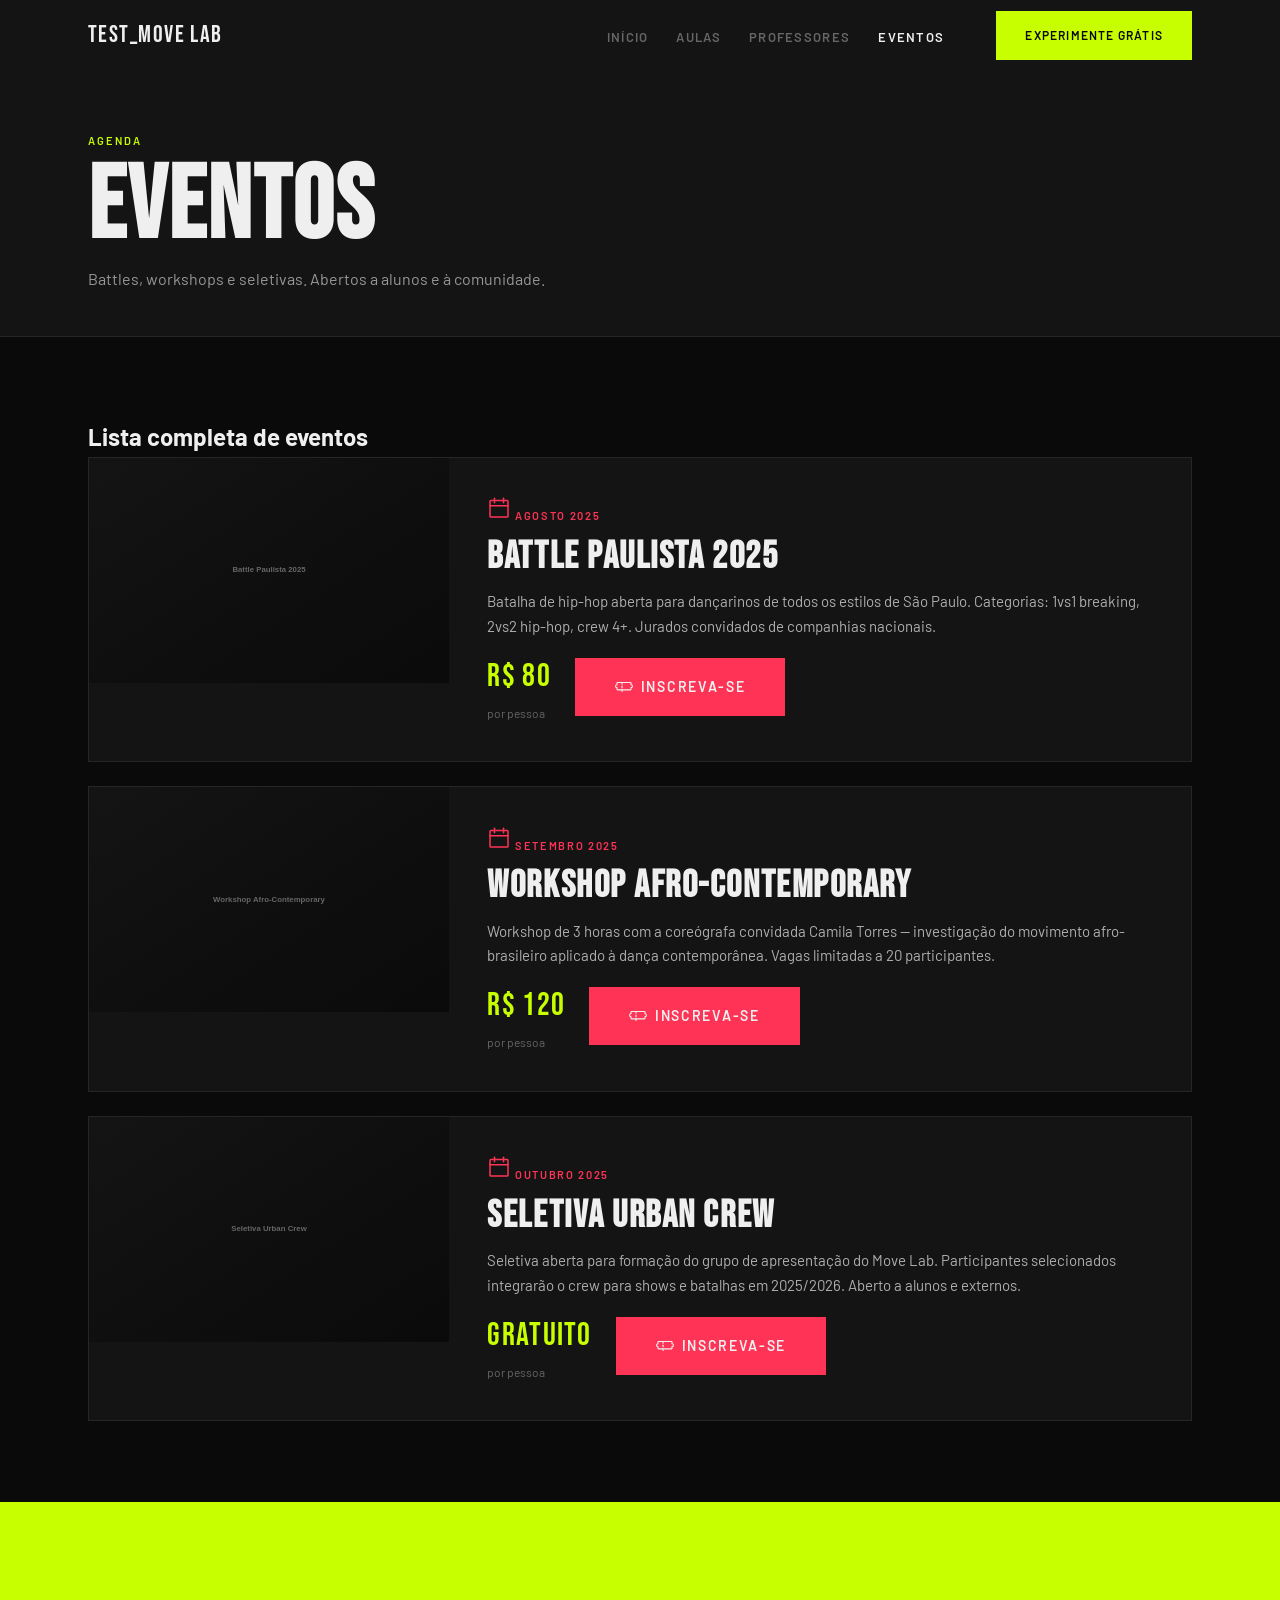
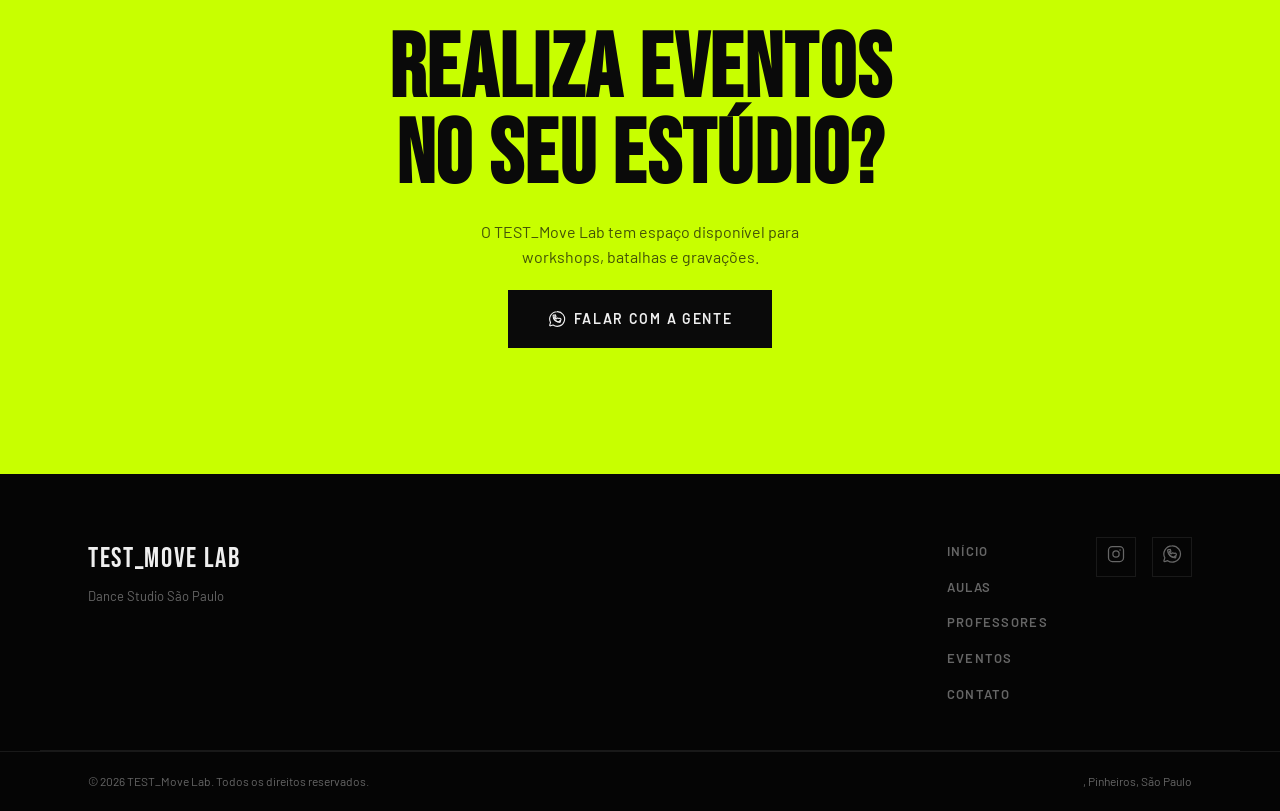
<file: eventos.html>
<!DOCTYPE html>
<html lang="pt-BR">
<head>
  <meta charset="UTF-8">
  <meta name="viewport" content="width=device-width, initial-scale=1.0">
  <title>Eventos — TEST_Move Lab</title>
  <meta name="description" content="Battles, workshops e seletivas do TEST_Move Lab em São Paulo. Confira a agenda completa e inscreva-se pelo WhatsApp.">

  <meta property="og:type"        content="website">
  <meta property="og:title"       content="Eventos — TEST_Move Lab">
  <meta property="og:description" content="Agenda de eventos do TEST_Move Lab — Pinheiros, São Paulo.">
  <meta property="og:image"       content="assets/og-placeholder.jpg">
  <meta property="og:url"         content="https://movelabsp.com.br/eventos.html">
  <meta property="og:locale"      content="pt_BR">

  <link rel="icon" href="assets/favicon.png" type="image/png">
  <link rel="preconnect" href="https://fonts.googleapis.com">
  <link rel="preconnect" href="https://fonts.gstatic.com" crossorigin>
  <link href="https://fonts.googleapis.com/css2?family=Bebas+Neue&family=Barlow:wght@400;600&display=swap" rel="stylesheet">
  <link rel="stylesheet" href="style.css">
<script>window.__imgFallback=function(img,label){img.onerror=null;img.alt=label||'';img.style.cssText='background:#e5e7eb;min-height:40px';img.src='data:image/svg+xml,%3Csvg xmlns%3D%22http%3A%2F%2Fwww.w3.org%2F2000%2Fsvg%22 viewBox%3D%220 0 1 1%22%3E%3C%2Fsvg%3E';};</script>
</head>
<body>

  <!-- NAVBAR -->
  <nav class="navbar scrolled" id="top" aria-label="Navegação principal">
    <div class="container nav-inner">
      <a href="index.html" class="nav-logo" aria-label="TEST_Move Lab — página inicial">
        <span class="nav-logo-name">TEST_Move Lab</span>
      </a>
      <ul class="nav-links" role="list">
        <li><a href="index.html">Início</a></li>
        <li><a href="aulas.html">Aulas</a></li>
        <li><a href="professores.html">Professores</a></li>
        <li><a href="eventos.html" class="nav-active" aria-current="page">Eventos</a></li>
      </ul>
      <a href="https://wa.me/?text=Oi! Quero marcar minha aula experimental grátis no Move Lab."
         class="nav-cta btn-fill"
         target="_blank" rel="noopener noreferrer">
        <span class="btn-fill-text">Experimente Grátis</span>
      </a>
      <button class="nav-toggle" aria-label="Abrir menu" aria-expanded="false">
        <span></span><span></span><span></span>
      </button>
    </div>
  </nav>

  <!-- MINI HERO -->
  <section class="mini-hero" aria-labelledby="evt-page-heading">
    <div class="container">
      <p class="section-label">Agenda</p>
      <h1 class="mini-hero-heading" id="evt-page-heading">Eventos</h1>
      <p class="mini-hero-sub">Battles, workshops e seletivas. Abertos a alunos e à comunidade.</p>
    </div>
  </section>

  <!-- LISTA DE EVENTOS -->
  <section class="section" aria-labelledby="evt-list-heading">
    <div class="container">
      <h2 class="sr-only" id="evt-list-heading">Lista completa de eventos</h2>
      <div class="eventos-list">
        <article class="evento-full-card fade-up" aria-labelledby="evtp-0">
          <div class="evento-full-media img-fallback">
            <img src="https://8ispuxmgjxgu2r5q.public.blob.vercel-storage.com/stock-photos/scuole/ambiente/scuole-ambiente-17.webp"
                 alt="Battle Paulista 2025"
                 loading="lazy"
                 onerror="window.__imgFallback(this, 'Battle Paulista 2025')">
          </div>
          <div class="evento-full-body">
            <time class="evento-date">
              <span data-icon="CalendarBlank" aria-hidden="true"></span>
              Agosto 2025
            </time>
            <h2 class="evento-full-title" id="evtp-0">Battle Paulista 2025</h2>
            <p class="evento-full-desc">Batalha de hip-hop aberta para dançarinos de todos os estilos de São Paulo. Categorias: 1vs1 breaking, 2vs2 hip-hop, crew 4+. Jurados convidados de companhias nacionais.</p>
            <div class="evento-full-footer">
              <div>
                <p class="evento-full-price">R$ 80</p>
                <p style="font-size:12px; color:var(--color-muted); margin-top:2px;">por pessoa</p>
              </div>
              <a href="https://wa.me/?text=Quero me inscrever no evento: Battle Paulista 2025"
                 class="btn btn-fill btn--accent btn--lg"
                 target="_blank" rel="noopener noreferrer"
                 aria-label="Inscrever-se em Battle Paulista 2025 pelo WhatsApp">
                <span class="btn-icon" data-icon="Ticket" aria-hidden="true"></span>
                <span class="btn-fill-text">Inscreva-se</span>
              </a>
            </div>
          </div>
        </article>
        <article class="evento-full-card fade-up" aria-labelledby="evtp-1">
          <div class="evento-full-media img-fallback">
            <img src="https://8ispuxmgjxgu2r5q.public.blob.vercel-storage.com/stock-photos/scuole/detalhe/scuole-detalhe-03.webp"
                 alt="Workshop Afro-Contemporary"
                 loading="lazy"
                 onerror="window.__imgFallback(this, 'Workshop Afro-Contemporary')">
          </div>
          <div class="evento-full-body">
            <time class="evento-date">
              <span data-icon="CalendarBlank" aria-hidden="true"></span>
              Setembro 2025
            </time>
            <h2 class="evento-full-title" id="evtp-1">Workshop Afro-Contemporary</h2>
            <p class="evento-full-desc">Workshop de 3 horas com a coreógrafa convidada Camila Torres — investigação do movimento afro-brasileiro aplicado à dança contemporânea. Vagas limitadas a 20 participantes.</p>
            <div class="evento-full-footer">
              <div>
                <p class="evento-full-price">R$ 120</p>
                <p style="font-size:12px; color:var(--color-muted); margin-top:2px;">por pessoa</p>
              </div>
              <a href="https://wa.me/?text=Quero me inscrever no evento: Workshop Afro-Contemporary"
                 class="btn btn-fill btn--accent btn--lg"
                 target="_blank" rel="noopener noreferrer"
                 aria-label="Inscrever-se em Workshop Afro-Contemporary pelo WhatsApp">
                <span class="btn-icon" data-icon="Ticket" aria-hidden="true"></span>
                <span class="btn-fill-text">Inscreva-se</span>
              </a>
            </div>
          </div>
        </article>
        <article class="evento-full-card fade-up" aria-labelledby="evtp-2">
          <div class="evento-full-media img-fallback">
            <img src="https://8ispuxmgjxgu2r5q.public.blob.vercel-storage.com/stock-photos/scuole/equipe/scuole-equipe-01.webp"
                 alt="Seletiva Urban Crew"
                 loading="lazy"
                 onerror="window.__imgFallback(this, 'Seletiva Urban Crew')">
          </div>
          <div class="evento-full-body">
            <time class="evento-date">
              <span data-icon="CalendarBlank" aria-hidden="true"></span>
              Outubro 2025
            </time>
            <h2 class="evento-full-title" id="evtp-2">Seletiva Urban Crew</h2>
            <p class="evento-full-desc">Seletiva aberta para formação do grupo de apresentação do Move Lab. Participantes selecionados integrarão o crew para shows e batalhas em 2025/2026. Aberto a alunos e externos.</p>
            <div class="evento-full-footer">
              <div>
                <p class="evento-full-price">Gratuito</p>
                <p style="font-size:12px; color:var(--color-muted); margin-top:2px;">por pessoa</p>
              </div>
              <a href="https://wa.me/?text=Quero me inscrever no evento: Seletiva Urban Crew"
                 class="btn btn-fill btn--accent btn--lg"
                 target="_blank" rel="noopener noreferrer"
                 aria-label="Inscrever-se em Seletiva Urban Crew pelo WhatsApp">
                <span class="btn-icon" data-icon="Ticket" aria-hidden="true"></span>
                <span class="btn-fill-text">Inscreva-se</span>
              </a>
            </div>
          </div>
        </article>
      </div>
    </div>
  </section>

  <!-- CTA BAND -->
  <section class="cta-band" aria-labelledby="cta-evt-heading">
    <div class="container cta-inner fade-up">
      <h2 class="cta-heading" id="cta-evt-heading">Realiza eventos<br>no seu estúdio?</h2>
      <p class="cta-sub">O TEST_Move Lab tem espaço disponível para workshops, batalhas e gravações.</p>
      <a href="https://wa.me/?text=Quero saber sobre espaço para eventos no Move Lab"
         class="btn btn-fill btn--primary btn--lg"
         target="_blank" rel="noopener noreferrer"
         aria-label="Falar sobre aluguel de espaço pelo WhatsApp">
        <span class="btn-icon" data-icon="WhatsappLogo" aria-hidden="true"></span>
        <span class="btn-fill-text">Falar com a gente</span>
      </a>
    </div>
  </section>

  <!-- FOOTER -->
  <footer class="footer" role="contentinfo">
    <div class="container footer-inner">
      <div class="footer-brand">
        <p class="footer-name">TEST_Move Lab</p>
        <p class="footer-tagline">Dance Studio São Paulo</p>
      </div>
      <nav class="footer-nav" aria-label="Links do rodapé">
        <ul role="list">
          <li><a href="index.html">Início</a></li>
          <li><a href="aulas.html">Aulas</a></li>
          <li><a href="professores.html">Professores</a></li>
          <li><a href="eventos.html">Eventos</a></li>
          <li><a href="index.html#contato">Contato</a></li>
        </ul>
      </nav>
      <div class="footer-social">
        <a href="https://www.instagram.com/movelabsp"
           class="social-link"
           target="_blank" rel="noopener noreferrer"
           aria-label="Instagram">
          <span data-icon="InstagramLogo" aria-hidden="true"></span>
        </a>
        <a href="https://wa.me/"
           class="social-link"
           target="_blank" rel="noopener noreferrer"
           aria-label="WhatsApp">
          <span data-icon="WhatsappLogo" aria-hidden="true"></span>
        </a>
      </div>
    </div>
    <div class="footer-bottom">
      <div class="container">
        <p>&copy; <span data-year></span> TEST_Move Lab. Todos os direitos reservados.</p>
        <p>, Pinheiros, São Paulo</p>
      </div>
    </div>
  </footer>

  <script src="script.js"></script>
</body>
</html>
</file>
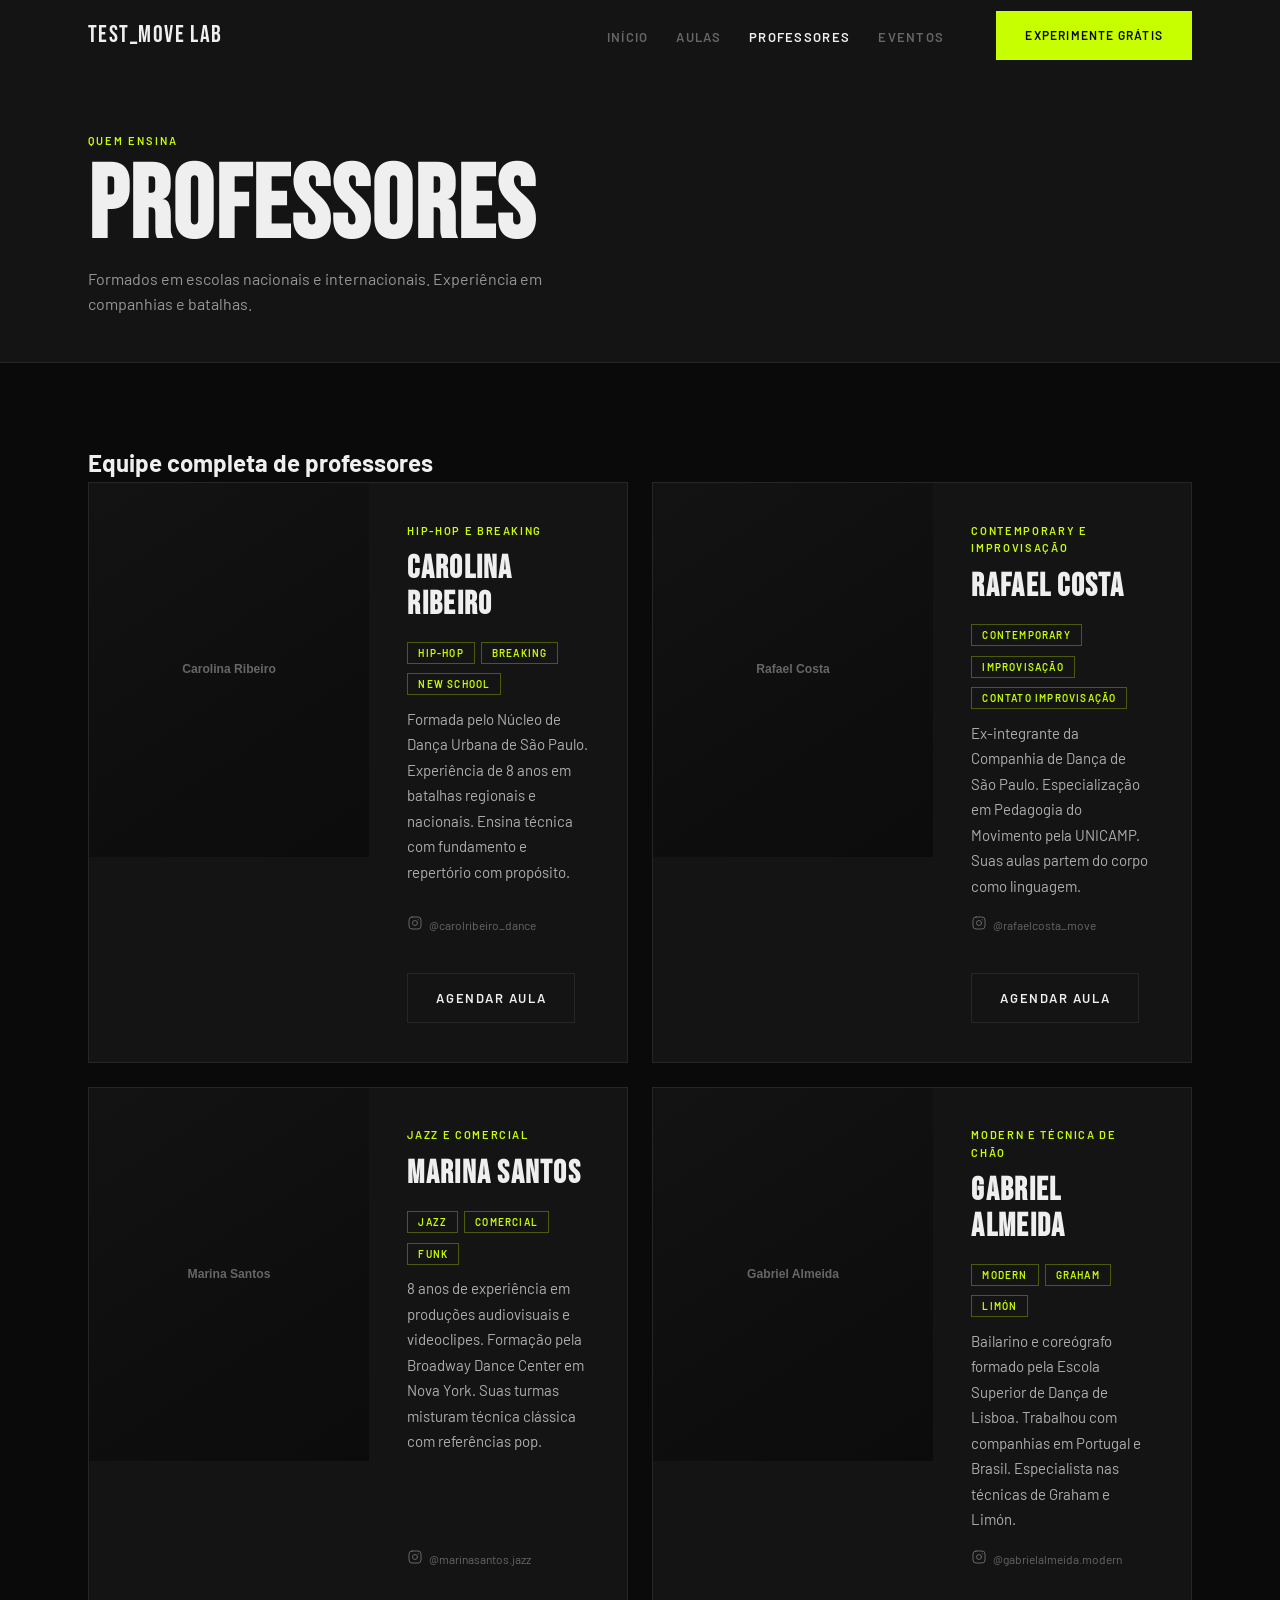
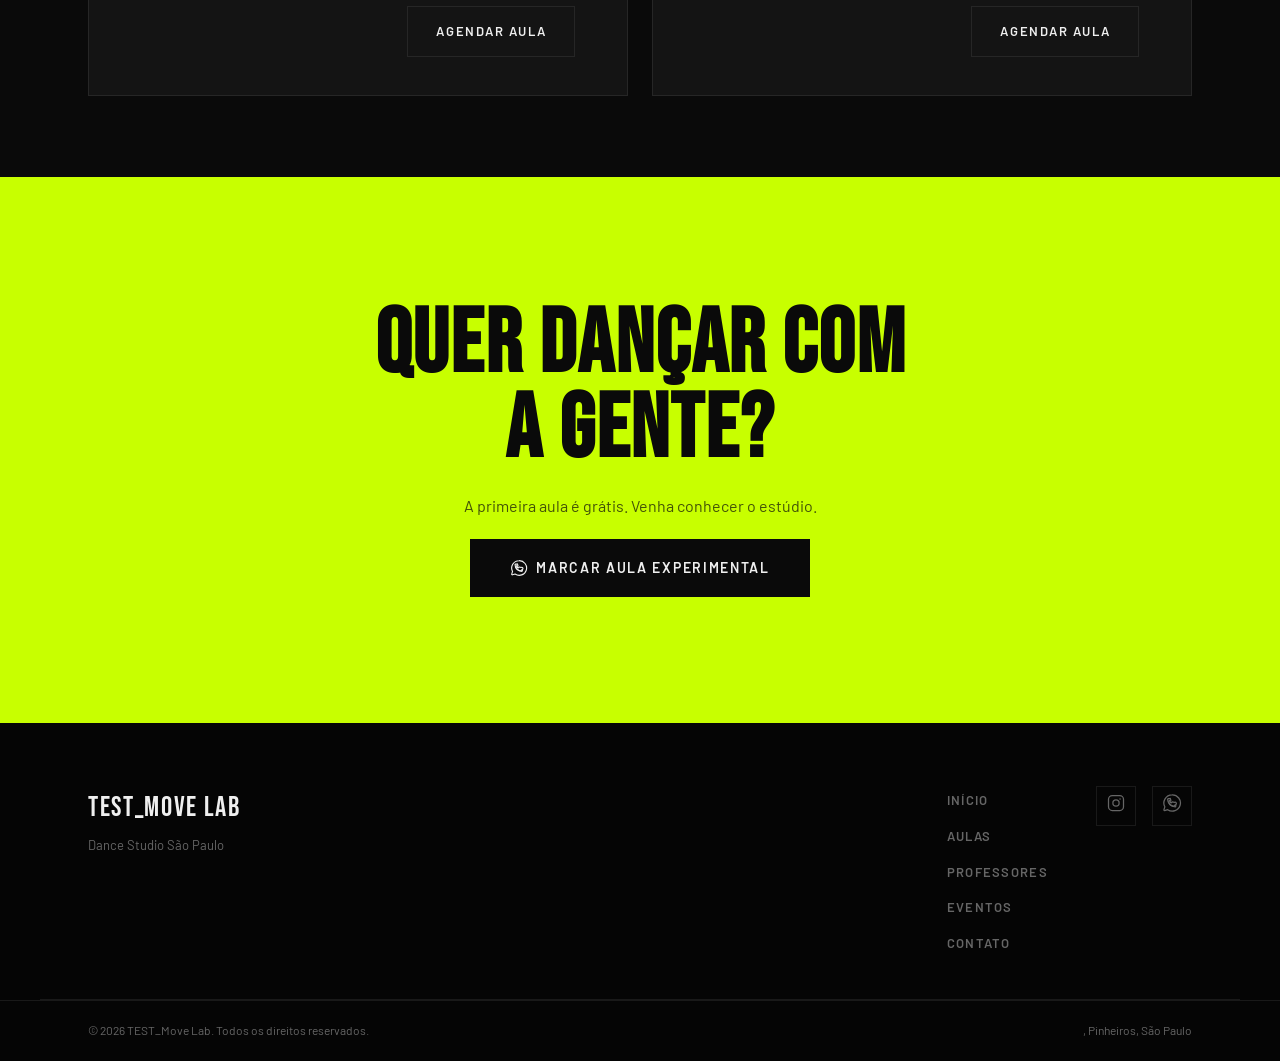
<file: professores.html>
<!DOCTYPE html>
<html lang="pt-BR">
<head>
  <meta charset="UTF-8">
  <meta name="viewport" content="width=device-width, initial-scale=1.0">
  <title>Professores — TEST_Move Lab</title>
  <meta name="description" content="Conheça os professores do TEST_Move Lab. Formação internacional, experiência em hip-hop, contemporary, jazz e modern.">

  <meta property="og:type"        content="website">
  <meta property="og:title"       content="Professores — TEST_Move Lab">
  <meta property="og:description" content="Equipe de professores do TEST_Move Lab — Pinheiros, São Paulo.">
  <meta property="og:image"       content="assets/og-placeholder.jpg">
  <meta property="og:url"         content="https://movelabsp.com.br/professores.html">
  <meta property="og:locale"      content="pt_BR">

  <link rel="icon" href="assets/favicon.png" type="image/png">
  <link rel="preconnect" href="https://fonts.googleapis.com">
  <link rel="preconnect" href="https://fonts.gstatic.com" crossorigin>
  <link href="https://fonts.googleapis.com/css2?family=Bebas+Neue&family=Barlow:wght@400;600&display=swap" rel="stylesheet">
  <link rel="stylesheet" href="style.css">
<script>window.__imgFallback=function(img,label){img.onerror=null;img.alt=label||'';img.style.cssText='background:#e5e7eb;min-height:40px';img.src='data:image/svg+xml,%3Csvg xmlns%3D%22http%3A%2F%2Fwww.w3.org%2F2000%2Fsvg%22 viewBox%3D%220 0 1 1%22%3E%3C%2Fsvg%3E';};</script>
</head>
<body>

  <!-- NAVBAR -->
  <nav class="navbar scrolled" id="top" aria-label="Navegação principal">
    <div class="container nav-inner">
      <a href="index.html" class="nav-logo" aria-label="TEST_Move Lab — página inicial">
        <span class="nav-logo-name">TEST_Move Lab</span>
      </a>
      <ul class="nav-links" role="list">
        <li><a href="index.html">Início</a></li>
        <li><a href="aulas.html">Aulas</a></li>
        <li><a href="professores.html" class="nav-active" aria-current="page">Professores</a></li>
        <li><a href="eventos.html">Eventos</a></li>
      </ul>
      <a href="https://wa.me/?text=Oi! Quero marcar minha aula experimental grátis no Move Lab."
         class="nav-cta btn-fill"
         target="_blank" rel="noopener noreferrer">
        <span class="btn-fill-text">Experimente Grátis</span>
      </a>
      <button class="nav-toggle" aria-label="Abrir menu" aria-expanded="false">
        <span></span><span></span><span></span>
      </button>
    </div>
  </nav>

  <!-- MINI HERO -->
  <section class="mini-hero" aria-labelledby="prof-page-heading">
    <div class="container">
      <p class="section-label">Quem ensina</p>
      <h1 class="mini-hero-heading" id="prof-page-heading">Professores</h1>
      <p class="mini-hero-sub">Formados em escolas nacionais e internacionais. Experiência em companhias e batalhas.</p>
    </div>
  </section>

  <!-- PROFESSORES GRID -->
  <section class="section" aria-labelledby="prof-full-heading">
    <div class="container">
      <h2 class="sr-only" id="prof-full-heading">Equipe completa de professores</h2>
      <div class="prof-full-grid">
        <article class="prof-full-card fade-up" aria-labelledby="profp-0">
          <div class="prof-full-photo img-fallback">
            <img src="https://8ispuxmgjxgu2r5q.public.blob.vercel-storage.com/stock-photos/scuole/ambiente/scuole-ambiente-11.webp"
                 alt="Carolina Ribeiro"
                 loading="lazy"
                 onerror="window.__imgFallback(this, 'Carolina Ribeiro')">
          </div>
          <div class="prof-full-info">
            <p class="prof-style">Hip-Hop e Breaking</p>
            <h2 class="prof-name" id="profp-0">Carolina Ribeiro</h2>
            <ul class="prof-styles-list" aria-label="Estilos de Carolina Ribeiro">
              <li><span class="prof-style-tag">Hip-Hop</span></li>
              <li><span class="prof-style-tag">Breaking</span></li>
              <li><span class="prof-style-tag">New School</span></li>
            </ul>
            <p class="prof-full-bio">Formada pelo Núcleo de Dança Urbana de São Paulo. Experiência de 8 anos em batalhas regionais e nacionais. Ensina técnica com fundamento e repertório com propósito.</p>
            <a href="https://www.instagram.com/carolribeiro_dance"
               class="prof-insta btn--underline"
               target="_blank" rel="noopener noreferrer"
               aria-label="Instagram de Carolina Ribeiro">
              <span data-icon="InstagramLogo" aria-hidden="true"></span>
              @carolribeiro_dance
            </a>
            <div style="margin-top:auto; padding-top:24px;">
              <a href="https://wa.me/?text=Quero aula com Carolina Ribeiro"
                 class="btn btn-fill btn--secondary"
                 target="_blank" rel="noopener noreferrer"
                 aria-label="Agendar aula com Carolina Ribeiro pelo WhatsApp">
                <span class="btn-fill-text">Agendar aula</span>
              </a>
            </div>
          </div>
        </article>
        <article class="prof-full-card fade-up" aria-labelledby="profp-1">
          <div class="prof-full-photo img-fallback">
            <img src="https://8ispuxmgjxgu2r5q.public.blob.vercel-storage.com/stock-photos/scuole/detalhe/scuole-detalhe-19.webp"
                 alt="Rafael Costa"
                 loading="lazy"
                 onerror="window.__imgFallback(this, 'Rafael Costa')">
          </div>
          <div class="prof-full-info">
            <p class="prof-style">Contemporary e Improvisação</p>
            <h2 class="prof-name" id="profp-1">Rafael Costa</h2>
            <ul class="prof-styles-list" aria-label="Estilos de Rafael Costa">
              <li><span class="prof-style-tag">Contemporary</span></li>
              <li><span class="prof-style-tag">Improvisação</span></li>
              <li><span class="prof-style-tag">Contato Improvisação</span></li>
            </ul>
            <p class="prof-full-bio">Ex-integrante da Companhia de Dança de São Paulo. Especialização em Pedagogia do Movimento pela UNICAMP. Suas aulas partem do corpo como linguagem.</p>
            <a href="https://www.instagram.com/rafaelcosta_move"
               class="prof-insta btn--underline"
               target="_blank" rel="noopener noreferrer"
               aria-label="Instagram de Rafael Costa">
              <span data-icon="InstagramLogo" aria-hidden="true"></span>
              @rafaelcosta_move
            </a>
            <div style="margin-top:auto; padding-top:24px;">
              <a href="https://wa.me/?text=Quero aula com Rafael Costa"
                 class="btn btn-fill btn--secondary"
                 target="_blank" rel="noopener noreferrer"
                 aria-label="Agendar aula com Rafael Costa pelo WhatsApp">
                <span class="btn-fill-text">Agendar aula</span>
              </a>
            </div>
          </div>
        </article>
        <article class="prof-full-card fade-up" aria-labelledby="profp-2">
          <div class="prof-full-photo img-fallback">
            <img src="https://8ispuxmgjxgu2r5q.public.blob.vercel-storage.com/stock-photos/scuole/equipe/scuole-equipe-15.webp"
                 alt="Marina Santos"
                 loading="lazy"
                 onerror="window.__imgFallback(this, 'Marina Santos')">
          </div>
          <div class="prof-full-info">
            <p class="prof-style">Jazz e Comercial</p>
            <h2 class="prof-name" id="profp-2">Marina Santos</h2>
            <ul class="prof-styles-list" aria-label="Estilos de Marina Santos">
              <li><span class="prof-style-tag">Jazz</span></li>
              <li><span class="prof-style-tag">Comercial</span></li>
              <li><span class="prof-style-tag">Funk</span></li>
            </ul>
            <p class="prof-full-bio">8 anos de experiência em produções audiovisuais e videoclipes. Formação pela Broadway Dance Center em Nova York. Suas turmas misturam técnica clássica com referências pop.</p>
            <a href="https://www.instagram.com/marinasantos.jazz"
               class="prof-insta btn--underline"
               target="_blank" rel="noopener noreferrer"
               aria-label="Instagram de Marina Santos">
              <span data-icon="InstagramLogo" aria-hidden="true"></span>
              @marinasantos.jazz
            </a>
            <div style="margin-top:auto; padding-top:24px;">
              <a href="https://wa.me/?text=Quero aula com Marina Santos"
                 class="btn btn-fill btn--secondary"
                 target="_blank" rel="noopener noreferrer"
                 aria-label="Agendar aula com Marina Santos pelo WhatsApp">
                <span class="btn-fill-text">Agendar aula</span>
              </a>
            </div>
          </div>
        </article>
        <article class="prof-full-card fade-up" aria-labelledby="profp-3">
          <div class="prof-full-photo img-fallback">
            <img src="https://8ispuxmgjxgu2r5q.public.blob.vercel-storage.com/stock-photos/scuole/ambiente/scuole-ambiente-09.webp"
                 alt="Gabriel Almeida"
                 loading="lazy"
                 onerror="window.__imgFallback(this, 'Gabriel Almeida')">
          </div>
          <div class="prof-full-info">
            <p class="prof-style">Modern e Técnica de Chão</p>
            <h2 class="prof-name" id="profp-3">Gabriel Almeida</h2>
            <ul class="prof-styles-list" aria-label="Estilos de Gabriel Almeida">
              <li><span class="prof-style-tag">Modern</span></li>
              <li><span class="prof-style-tag">Graham</span></li>
              <li><span class="prof-style-tag">Limón</span></li>
            </ul>
            <p class="prof-full-bio">Bailarino e coreógrafo formado pela Escola Superior de Dança de Lisboa. Trabalhou com companhias em Portugal e Brasil. Especialista nas técnicas de Graham e Limón.</p>
            <a href="https://www.instagram.com/gabrielalmeida.modern"
               class="prof-insta btn--underline"
               target="_blank" rel="noopener noreferrer"
               aria-label="Instagram de Gabriel Almeida">
              <span data-icon="InstagramLogo" aria-hidden="true"></span>
              @gabrielalmeida.modern
            </a>
            <div style="margin-top:auto; padding-top:24px;">
              <a href="https://wa.me/?text=Quero aula com Gabriel Almeida"
                 class="btn btn-fill btn--secondary"
                 target="_blank" rel="noopener noreferrer"
                 aria-label="Agendar aula com Gabriel Almeida pelo WhatsApp">
                <span class="btn-fill-text">Agendar aula</span>
              </a>
            </div>
          </div>
        </article>
      </div>
    </div>
  </section>

  <!-- CTA BAND -->
  <section class="cta-band" aria-labelledby="cta-prof-heading">
    <div class="container cta-inner fade-up">
      <h2 class="cta-heading" id="cta-prof-heading">Quer dançar com<br>a gente?</h2>
      <p class="cta-sub">A primeira aula é grátis. Venha conhecer o estúdio.</p>
      <a href="https://wa.me/?text=Oi! Quero marcar minha aula experimental grátis no Move Lab."
         class="btn btn-fill btn--primary btn--lg"
         target="_blank" rel="noopener noreferrer"
         aria-label="Agendar aula experimental grátis pelo WhatsApp">
        <span class="btn-icon" data-icon="WhatsappLogo" aria-hidden="true"></span>
        <span class="btn-fill-text">Marcar aula experimental</span>
      </a>
    </div>
  </section>

  <!-- FOOTER -->
  <footer class="footer" role="contentinfo">
    <div class="container footer-inner">
      <div class="footer-brand">
        <p class="footer-name">TEST_Move Lab</p>
        <p class="footer-tagline">Dance Studio São Paulo</p>
      </div>
      <nav class="footer-nav" aria-label="Links do rodapé">
        <ul role="list">
          <li><a href="index.html">Início</a></li>
          <li><a href="aulas.html">Aulas</a></li>
          <li><a href="professores.html">Professores</a></li>
          <li><a href="eventos.html">Eventos</a></li>
          <li><a href="index.html#contato">Contato</a></li>
        </ul>
      </nav>
      <div class="footer-social">
        <a href="https://www.instagram.com/movelabsp"
           class="social-link"
           target="_blank" rel="noopener noreferrer"
           aria-label="Instagram">
          <span data-icon="InstagramLogo" aria-hidden="true"></span>
        </a>
        <a href="https://wa.me/"
           class="social-link"
           target="_blank" rel="noopener noreferrer"
           aria-label="WhatsApp">
          <span data-icon="WhatsappLogo" aria-hidden="true"></span>
        </a>
      </div>
    </div>
    <div class="footer-bottom">
      <div class="container">
        <p>&copy; <span data-year></span> TEST_Move Lab. Todos os direitos reservados.</p>
        <p>, Pinheiros, São Paulo</p>
      </div>
    </div>
  </footer>

  <script src="script.js"></script>
</body>
</html>
</file>
<file: style.css>
/* ═══════════════════════════════════════════════════════════════
   template-danza-002 — Move Lab
   Dark Urban · creative-dance-bold · 151 frames · multi-page · pt-BR
   Design: Bebas Neue 400 + Barlow 400/600
   Chartreuse #C8FF00 / Vermelho-magenta #FF3355 / Nero #0A0A0A
   ═══════════════════════════════════════════════════════════════ */

/* ── @property (type-safe color tokens) ─────────────────────── */
@property --color-primary  { syntax: '<color>'; inherits: true; initial-value: #C8FF00; }
@property --color-accent   { syntax: '<color>'; inherits: true; initial-value: #FF3355; }
@property --color-ink      { syntax: '<color>'; inherits: true; initial-value: #EFEFEF; }
@property --color-bg       { syntax: '<color>'; inherits: true; initial-value: #0A0A0A; }
@property --color-surface  { syntax: '<color>'; inherits: true; initial-value: #141414; }
@property --color-muted    { syntax: '<color>'; inherits: true; initial-value: #666666; }
@property --color-footer   { syntax: '<color>'; inherits: true; initial-value: #050505; }

/* ── :root — fallback hex (sem pipeline) ────────────────────── */
:root {
  --color-primary:  #C8FF00;
  --color-accent:   #FF3355;
  --color-ink:      #EFEFEF;
  --color-bg:       #0A0A0A;
  --color-surface:  #141414;
  --color-muted:    #666666;
  --color-footer:   #050505;
  --scroll-bg:      #000000;
  --border:         rgba(255, 255, 255, 0.08);
}
/* ── :root — pipeline placeholders (sovrascrivono se presenti) ─ */
:root {
  --color-primary:  #C8FF00;
  --color-accent:   #FF3355;
  --color-ink:      #EFEFEF;
  --color-bg:       #0A0A0A;
  --color-surface:  #141414;
  --color-muted:    #666666;
  --color-footer:   #050505;

  /* Animation tokens */
  --anim-duration:   0.5s;
  --anim-easing:     cubic-bezier(.34, 1.56, .64, 1);
  --anim-translateY: 64px;
  --anim-stagger:    80ms;

  /* Section spacing */
  --section-py-tight: clamp(40px, 5vh, 64px);
  --section-py-base:  clamp(64px, 9vh, 112px);
  --section-py-large: clamp(88px, 14vh, 160px);

  /* Typography */
  --font-display: 'Bebas Neue', 'Impact', sans-serif;
  --font-body:    'Barlow', system-ui, sans-serif;

  /* Container */
  --container-max: 1200px;
  --container-px:  clamp(20px, 5vw, 48px);

  /* Navbar */
  --navbar-h: 72px;
}

/* ── Reset ──────────────────────────────────────────────────── */
*, *::before, *::after { box-sizing: border-box; margin: 0; padding: 0; }
html { scroll-behavior: smooth; -webkit-text-size-adjust: 100%; }
body {
  font-family: var(--font-body);
  font-size: 16px;
  font-weight: 400;
  line-height: 1.6;
  color: var(--color-ink);
  background: var(--color-bg);
  -webkit-font-smoothing: antialiased;
}
img, video { max-width: 100%; display: block; }
a { color: inherit; text-decoration: none; }
ul { list-style: none; }
address { font-style: normal; }

/* ── Container ──────────────────────────────────────────────── */
.container {
  width: 100%;
  max-width: var(--container-max);
  margin-inline: auto;
  padding-inline: var(--container-px);
}

/* ── Image fallback wrapper ─────────────────────────────────── */
.img-fallback { background: var(--color-surface); overflow: hidden; }

/* ── Section base ───────────────────────────────────────────── */
.section { padding-block: var(--section-py-base); }

/* ── Section header ─────────────────────────────────────────── */
.section-header { margin-bottom: clamp(40px, 6vh, 72px); }
.section-label {
  font-family: var(--font-body);
  font-size: 11px;
  font-weight: 600;
  letter-spacing: 0.18em;
  text-transform: uppercase;
  color: var(--color-primary);
  margin-bottom: 12px;
}
.section-title {
  font-family: var(--font-display);
  font-size: clamp(44px, 6vw, 80px);
  line-height: 1;
  letter-spacing: 0.02em;
  color: var(--color-ink);
  text-transform: uppercase;
}

/* ── Section CTA row ────────────────────────────────────────── */
.section-cta { margin-top: clamp(32px, 4vh, 48px); text-align: center; }

/* ═══════════════════════════════════════════════════════════════
   NAVBAR
   ═══════════════════════════════════════════════════════════════ */
.navbar {
  position: fixed;
  top: 0;
  left: 0;
  right: 0;
  z-index: 100;
  height: var(--navbar-h);
  display: flex;
  align-items: center;
  transition: background 0.3s ease, border-color 0.3s ease;
  border-bottom: 1px solid transparent;
}
.navbar.scrolled {
  background: rgba(10, 10, 10, 0.92);
  backdrop-filter: blur(12px);
  -webkit-backdrop-filter: blur(12px);
  border-bottom-color: var(--border);
}
.nav-inner {
  display: flex;
  align-items: center;
  gap: 32px;
  width: 100%;
  max-width: var(--container-max);
  margin-inline: auto;
  padding-inline: var(--container-px);
}
.nav-logo { flex-shrink: 0; }
.nav-logo-name {
  font-family: var(--font-display);
  font-size: 24px;
  letter-spacing: 0.06em;
  color: var(--color-ink);
  text-transform: uppercase;
  transition: color 0.2s;
}
.nav-logo:hover .nav-logo-name { color: var(--color-primary); }
.nav-links {
  display: flex;
  align-items: center;
  gap: 28px;
  margin-left: auto;
}
.nav-links a {
  font-size: 13px;
  font-weight: 600;
  letter-spacing: 0.1em;
  text-transform: uppercase;
  color: var(--color-muted);
  transition: color 0.2s;
}
.nav-links a:hover,
.nav-links a.nav-active { color: var(--color-ink); }
.nav-cta {
  margin-left: 20px;
  font-size: 12px;
  font-weight: 600;
  letter-spacing: 0.1em;
  text-transform: uppercase;
  padding: 10px 20px;
  border: 1px solid var(--color-primary);
  color: var(--color-bg);
  background: var(--color-primary);
  flex-shrink: 0;
  cursor: pointer;
}
.nav-toggle {
  display: none;
  flex-direction: column;
  gap: 5px;
  background: none;
  border: none;
  cursor: pointer;
  padding: 4px;
  margin-left: auto;
}
.nav-toggle span {
  display: block;
  width: 24px;
  height: 2px;
  background: var(--color-ink);
  transition: transform 0.3s, opacity 0.3s;
}

/* ═══════════════════════════════════════════════════════════════
   BUTTONS
   ═══════════════════════════════════════════════════════════════ */
.btn {
  display: inline-flex;
  align-items: center;
  gap: 8px;
  font-family: var(--font-body);
  font-size: 13px;
  font-weight: 600;
  letter-spacing: 0.12em;
  text-transform: uppercase;
  cursor: pointer;
  border: none;
  transition: color 0.2s;
}
/* Fill Slide — primary chartreuse */
.btn-fill {
  position: relative;
  overflow: hidden;
  padding: 14px 28px;
  color: var(--color-bg);
  background: var(--color-primary);
}
.btn-fill::before {
  content: '';
  position: absolute;
  inset: 0;
  background: var(--color-accent);
  transform: translateX(-101%);
  transition: transform 0.4s cubic-bezier(.34, 1.56, .64, 1);
  z-index: 0;
}
.btn-fill:hover::before { transform: translateX(0); }
.btn-fill-text,
.btn-fill .btn-icon { position: relative; z-index: 1; }
.btn-fill .btn-icon {
  display: flex;
  width: 18px;
  height: 18px;
}
.btn-fill .btn-icon svg { width: 100%; height: 100%; }

/* Secondary fill (dark surface) */
.btn--secondary {
  background: var(--color-surface);
  color: var(--color-ink);
  border: 1px solid var(--border);
}
.btn--secondary::before { background: var(--color-primary); }
.btn--secondary:hover { color: var(--color-bg); }

/* Accent fill (red-magenta) */
.btn--accent {
  background: var(--color-accent);
  color: var(--color-ink);
}
.btn--accent::before { background: var(--color-primary); }
.btn--accent:hover { color: var(--color-bg); }

/* Large variant */
.btn--lg { padding: 18px 40px; font-size: 14px; }

/* Underline Morph */
.btn--underline {
  padding: 0;
  background: none;
  color: var(--color-muted);
  position: relative;
  gap: 6px;
}
.btn--underline::after {
  content: '';
  position: absolute;
  bottom: -2px;
  left: 0;
  width: 0;
  height: 1px;
  background: var(--color-primary);
  transition: width 0.3s ease;
}
.btn--underline:hover { color: var(--color-primary); }
.btn--underline:hover::after { width: 100%; }
.btn--underline svg { width: 14px; height: 14px; }

/* Focus styles */
.btn:focus-visible {
  outline: 2px solid var(--color-primary);
  outline-offset: 3px;
}

/* ═══════════════════════════════════════════════════════════════
   HERO
   ═══════════════════════════════════════════════════════════════ */
.hero {
  position: relative;
  min-height: 100svh;
  display: flex;
  align-items: flex-end;
  padding-bottom: var(--section-py-base);
  padding-top: calc(var(--navbar-h) + 40px);
  overflow: hidden;
}
.hero-media {
  position: absolute;
  inset: 0;
}
.hero-media img {
  width: 100%;
  height: 100%;
  object-fit: cover;
  object-position: center top;
}
.hero-overlay {
  position: absolute;
  inset: 0;
  background: linear-gradient(
    to bottom,
    rgba(10, 10, 10, 0.3) 0%,
    rgba(10, 10, 10, 0.1) 30%,
    rgba(10, 10, 10, 0.7) 70%,
    rgba(10, 10, 10, 0.95) 100%
  );
}
.hero-inner {
  position: relative;
  z-index: 1;
  max-width: 760px;
}
.hero-eyebrow {
  font-size: 11px;
  font-weight: 600;
  letter-spacing: 0.2em;
  text-transform: uppercase;
  color: var(--color-primary);
  margin-bottom: 16px;
}
.hero-heading {
  font-family: var(--font-display);
  font-size: clamp(72px, 12vw, 160px);
  line-height: 0.9;
  letter-spacing: 0.02em;
  color: var(--color-ink);
  text-transform: uppercase;
  margin-bottom: 24px;
}
.hero-sub {
  font-size: clamp(16px, 2vw, 20px);
  font-weight: 400;
  color: rgba(239, 239, 239, 0.75);
  max-width: 520px;
  margin-bottom: 36px;
  line-height: 1.6;
}
.hero-ctas {
  display: flex;
  align-items: center;
  gap: 24px;
  flex-wrap: wrap;
  margin-bottom: 40px;
}
.hero-meta {
  display: flex;
  flex-wrap: wrap;
  gap: 8px;
}
.hero-tag {
  font-size: 11px;
  font-weight: 600;
  letter-spacing: 0.1em;
  text-transform: uppercase;
  color: var(--color-muted);
  padding: 4px 10px;
  border: 1px solid var(--border);
}

/* ═══════════════════════════════════════════════════════════════
   ESTILOS — 4 discipline grid
   ═══════════════════════════════════════════════════════════════ */
.estilos { background: var(--color-bg); }
.estilos-grid {
  display: grid;
  grid-template-columns: repeat(2, 1fr);
  gap: 1px;
  border: 1px solid var(--border);
  background: var(--border);
}
.estilo-card {
  background: var(--color-surface);
  padding: clamp(28px, 4vw, 48px);
  display: flex;
  flex-direction: column;
  gap: 16px;
}
.icon-chip {
  width: 48px;
  height: 48px;
  display: flex;
  align-items: center;
  justify-content: center;
  border-radius: 12px;
  background: rgba(200, 255, 0, 0.08);
  color: var(--color-primary);
  flex-shrink: 0;
}
.icon-chip svg { width: 24px; height: 24px; }
.estilo-name {
  font-family: var(--font-display);
  font-size: clamp(28px, 3vw, 40px);
  letter-spacing: 0.04em;
  color: var(--color-ink);
  text-transform: uppercase;
  line-height: 1;
}
.estilo-desc {
  font-size: 15px;
  line-height: 1.65;
  color: rgba(239, 239, 239, 0.7);
  flex: 1;
}
.estilo-meta {
  display: flex;
  flex-direction: column;
  gap: 8px;
}
.estilo-meta li {
  display: flex;
  align-items: center;
  gap: 8px;
  font-size: 13px;
  color: var(--color-muted);
}
.estilo-meta li svg { width: 16px; height: 16px; color: var(--color-primary); flex-shrink: 0; }
.estilo-link { margin-top: 8px; }
.estilo-link svg { width: 14px; height: 14px; }

/* ═══════════════════════════════════════════════════════════════
   SCROLL ANIMATION
   ═══════════════════════════════════════════════════════════════ */
.scroll-animation {
  position: relative;
  height: 300vh;
  background: var(--scroll-bg);
}
.scroll-anim-pin {
  position: sticky;
  top: 0;
  height: 100vh;
  display: flex;
  align-items: center;
  justify-content: center;
  overflow: hidden;
}
#scroll-canvas {
  position: absolute;
  top: 0;
  left: 0;
  width: 100%;
  height: 100%;
  display: block;
}
.scroll-overlay {
  position: absolute;
  bottom: clamp(48px, 8vh, 96px);
  left: var(--container-px);
  right: var(--container-px);
  max-width: 640px;
  z-index: 2;
  pointer-events: none;
}
.scroll-overlay-headline {
  font-family: var(--font-display);
  font-size: clamp(48px, 8vw, 96px);
  line-height: 0.95;
  letter-spacing: 0.02em;
  color: var(--color-primary);
  text-transform: uppercase;
  opacity: 0;
  transform: translateY(32px);
  transition: opacity 0.8s ease, transform 0.8s ease;
}
.scroll-overlay-sub {
  margin-top: 16px;
  font-size: clamp(14px, 1.5vw, 18px);
  font-weight: 400;
  color: rgba(239, 239, 239, 0.8);
  opacity: 0;
  transform: translateY(16px);
  transition: opacity 0.8s 0.2s ease, transform 0.8s 0.2s ease;
}
.scroll-overlay-headline.visible,
.scroll-overlay-sub.visible { opacity: 1; transform: translateY(0); }

@media (max-width: 767px) {
  .scroll-animation { height: 200vh; }
}

/* ═══════════════════════════════════════════════════════════════
   PROFESSORES PREVIEW
   ═══════════════════════════════════════════════════════════════ */
.professores-preview { background: var(--color-bg); }
.prof-grid {
  display: grid;
  grid-template-columns: repeat(3, 1fr);
  gap: clamp(16px, 2vw, 24px);
}
.prof-card {
  display: flex;
  flex-direction: column;
  background: var(--color-surface);
}
.prof-photo {
  aspect-ratio: 3/4;
  overflow: hidden;
}
.prof-photo img {
  width: 100%;
  height: 100%;
  object-fit: cover;
  transition: transform 0.5s var(--anim-easing);
}
.prof-card:hover .prof-photo img { transform: scale(1.04); }
.prof-info { padding: clamp(20px, 3vw, 32px); display: flex; flex-direction: column; gap: 8px; }
.prof-style {
  font-size: 11px;
  font-weight: 600;
  letter-spacing: 0.15em;
  text-transform: uppercase;
  color: var(--color-primary);
}
.prof-name {
  font-family: var(--font-display);
  font-size: clamp(24px, 2.5vw, 32px);
  letter-spacing: 0.04em;
  color: var(--color-ink);
  text-transform: uppercase;
  line-height: 1.1;
}
.prof-bio { font-size: 14px; color: rgba(239, 239, 239, 0.65); line-height: 1.6; }
.prof-insta {
  display: inline-flex;
  align-items: center;
  gap: 6px;
  font-size: 12px;
  margin-top: 4px;
}
.prof-insta svg { width: 16px; height: 16px; }

/* ═══════════════════════════════════════════════════════════════
   EVENTOS PREVIEW
   ═══════════════════════════════════════════════════════════════ */
.eventos-preview { background: var(--color-surface); }
.eventos-grid {
  display: grid;
  grid-template-columns: repeat(auto-fill, minmax(320px, 1fr));
  gap: clamp(16px, 2vw, 24px);
}
.evento-card {
  background: var(--color-bg);
  border: 1px solid var(--border);
  display: flex;
  flex-direction: column;
}
.evento-media {
  aspect-ratio: 16/9;
  overflow: hidden;
}
.evento-media img {
  width: 100%;
  height: 100%;
  object-fit: cover;
  transition: transform 0.5s ease;
}
.evento-card:hover .evento-media img { transform: scale(1.04); }
.evento-body { padding: clamp(20px, 3vw, 32px); display: flex; flex-direction: column; gap: 12px; flex: 1; }
.evento-date {
  font-size: 11px;
  font-weight: 600;
  letter-spacing: 0.15em;
  text-transform: uppercase;
  color: var(--color-accent);
}
.evento-title {
  font-family: var(--font-display);
  font-size: clamp(22px, 2.5vw, 28px);
  letter-spacing: 0.04em;
  color: var(--color-ink);
  text-transform: uppercase;
  line-height: 1.1;
}
.evento-desc { font-size: 14px; color: rgba(239, 239, 239, 0.65); line-height: 1.6; flex: 1; }
.evento-footer { display: flex; align-items: center; justify-content: space-between; gap: 16px; margin-top: auto; }
.evento-price {
  font-family: var(--font-display);
  font-size: 22px;
  color: var(--color-primary);
  letter-spacing: 0.04em;
}

/* ═══════════════════════════════════════════════════════════════
   PLANOS
   ═══════════════════════════════════════════════════════════════ */
.planos { background: var(--color-bg); }
.planos-grid {
  display: grid;
  grid-template-columns: repeat(3, 1fr);
  gap: clamp(12px, 2vw, 20px);
  align-items: start;
}
.plano-card {
  background: var(--color-surface);
  border: 1px solid var(--border);
  padding: clamp(24px, 3vw, 40px);
  display: flex;
  flex-direction: column;
  gap: 16px;
  position: relative;
}
.plano-card--destaque {
  border-color: var(--color-primary);
  background: rgba(200, 255, 0, 0.04);
}
.plano-badge {
  position: absolute;
  top: -1px;
  right: -1px;
  font-size: 10px;
  font-weight: 600;
  letter-spacing: 0.15em;
  text-transform: uppercase;
  background: var(--color-primary);
  color: var(--color-bg);
  padding: 5px 12px;
}
.plano-name {
  font-size: 12px;
  font-weight: 600;
  letter-spacing: 0.15em;
  text-transform: uppercase;
  color: var(--color-muted);
}
.plano-price { display: flex; align-items: baseline; gap: 4px; }
.plano-value {
  font-family: var(--font-display);
  font-size: clamp(40px, 5vw, 56px);
  line-height: 1;
  color: var(--color-ink);
  letter-spacing: 0.02em;
}
.plano-period { font-size: 14px; color: var(--color-muted); }
.plano-yearly { font-size: 13px; color: var(--color-muted); }
.plano-features { display: flex; flex-direction: column; gap: 10px; }
.plano-features li {
  display: flex;
  align-items: flex-start;
  gap: 10px;
  font-size: 14px;
  color: rgba(239, 239, 239, 0.8);
  line-height: 1.5;
}
.plano-features li svg { width: 16px; height: 16px; color: var(--color-primary); flex-shrink: 0; margin-top: 2px; }
.planos-trial {
  margin-top: 32px;
  display: flex;
  align-items: center;
  justify-content: center;
  gap: 10px;
  font-size: 15px;
  color: var(--color-muted);
}
.planos-trial svg { width: 18px; height: 18px; color: var(--color-primary); }

/* ═══════════════════════════════════════════════════════════════
   LOCALIZAÇÃO
   ═══════════════════════════════════════════════════════════════ */
.localizacao { background: var(--color-surface); }
.loc-inner {
  display: grid;
  grid-template-columns: 1fr 1fr;
  gap: clamp(40px, 6vw, 80px);
  align-items: center;
}
.loc-address {
  display: flex;
  flex-direction: column;
  gap: 16px;
  margin-block: 24px;
}
.loc-address p {
  display: flex;
  align-items: flex-start;
  gap: 12px;
  font-size: 15px;
  color: rgba(239, 239, 239, 0.75);
  line-height: 1.6;
}
.loc-address svg { width: 20px; height: 20px; color: var(--color-primary); flex-shrink: 0; margin-top: 2px; }
.loc-ctas { display: flex; align-items: center; gap: 24px; flex-wrap: wrap; }
.loc-map {
  aspect-ratio: 4/3;
  background: var(--color-bg);
  border: 1px solid var(--border);
  display: flex;
  align-items: center;
  justify-content: center;
}
.loc-map-placeholder {
  text-align: center;
  color: var(--color-muted);
  display: flex;
  flex-direction: column;
  align-items: center;
  gap: 12px;
}
.loc-map-placeholder svg { width: 40px; height: 40px; color: var(--color-primary); opacity: 0.4; }
.loc-map-placeholder p { font-size: 14px; }

/* ═══════════════════════════════════════════════════════════════
   CTA BAND
   ═══════════════════════════════════════════════════════════════ */
.cta-band {
  padding-block: var(--section-py-large);
  background: var(--color-primary);
}
.cta-inner {
  display: flex;
  flex-direction: column;
  align-items: center;
  text-align: center;
  gap: 20px;
}
.cta-heading {
  font-family: var(--font-display);
  font-size: clamp(48px, 7vw, 96px);
  line-height: 0.95;
  letter-spacing: 0.02em;
  color: var(--color-bg);
  text-transform: uppercase;
}
.cta-sub { font-size: 16px; color: rgba(10, 10, 10, 0.7); max-width: 400px; }
.cta-band .btn-fill { background: var(--color-bg); color: var(--color-ink); border: none; }
.cta-band .btn-fill::before { background: var(--color-accent); }
.cta-band .btn-fill:hover { color: var(--color-ink); }

/* ═══════════════════════════════════════════════════════════════
   FOOTER
   ═══════════════════════════════════════════════════════════════ */
.footer { background: var(--color-footer); padding-block: clamp(48px, 7vh, 80px) 0; }
.footer-inner {
  display: grid;
  grid-template-columns: 1fr auto auto;
  gap: 48px;
  align-items: start;
  padding-bottom: clamp(40px, 5vh, 64px);
  border-bottom: 1px solid var(--border);
}
.footer-name {
  font-family: var(--font-display);
  font-size: 28px;
  letter-spacing: 0.06em;
  color: var(--color-ink);
  text-transform: uppercase;
}
.footer-tagline { font-size: 13px; color: var(--color-muted); margin-top: 4px; }
.footer-nav ul { display: flex; flex-direction: column; gap: 10px; }
.footer-nav a {
  font-size: 13px;
  font-weight: 600;
  letter-spacing: 0.1em;
  text-transform: uppercase;
  color: var(--color-muted);
  transition: color 0.2s;
}
.footer-nav a:hover { color: var(--color-primary); }
.footer-social { display: flex; gap: 16px; align-items: flex-start; }
.social-link {
  width: 40px;
  height: 40px;
  display: flex;
  align-items: center;
  justify-content: center;
  border: 1px solid var(--border);
  color: var(--color-muted);
  transition: color 0.2s, border-color 0.2s;
}
.social-link:hover { color: var(--color-primary); border-color: var(--color-primary); }
.social-link svg { width: 20px; height: 20px; }
.footer-bottom {
  padding-block: 20px;
  border-top: 1px solid var(--border);
}
.footer-bottom .container {
  display: flex;
  justify-content: space-between;
  align-items: center;
  flex-wrap: wrap;
  gap: 8px;
}
.footer-bottom p { font-size: 12px; color: var(--color-muted); }

/* ═══════════════════════════════════════════════════════════════
   MINI HERO (sub-pages)
   ═══════════════════════════════════════════════════════════════ */
.mini-hero {
  padding-top: calc(var(--navbar-h) + 60px);
  padding-bottom: var(--section-py-tight);
  background: var(--color-surface);
  border-bottom: 1px solid var(--border);
}
.mini-hero-heading {
  font-family: var(--font-display);
  font-size: clamp(56px, 8vw, 112px);
  line-height: 0.9;
  letter-spacing: 0.02em;
  color: var(--color-ink);
  text-transform: uppercase;
}
.mini-hero-sub {
  font-size: 16px;
  color: rgba(239, 239, 239, 0.6);
  margin-top: 12px;
  max-width: 520px;
}

/* ═══════════════════════════════════════════════════════════════
   AULAS (aulas.html)
   ═══════════════════════════════════════════════════════════════ */
.filter-tabs {
  display: flex;
  gap: 8px;
  flex-wrap: wrap;
  margin-bottom: clamp(32px, 4vh, 48px);
}
.filter-tab {
  padding: 8px 20px;
  font-size: 12px;
  font-weight: 600;
  letter-spacing: 0.12em;
  text-transform: uppercase;
  border: 1px solid var(--border);
  color: var(--color-muted);
  background: none;
  cursor: pointer;
  transition: all 0.2s;
}
.filter-tab:hover,
.filter-tab.active {
  border-color: var(--color-primary);
  color: var(--color-primary);
  background: rgba(200, 255, 0, 0.06);
}
.schedule-table {
  width: 100%;
  border-collapse: collapse;
  border: 1px solid var(--border);
}
.schedule-table th {
  font-size: 11px;
  font-weight: 600;
  letter-spacing: 0.15em;
  text-transform: uppercase;
  color: var(--color-muted);
  padding: 14px 20px;
  text-align: left;
  border-bottom: 1px solid var(--border);
  background: var(--color-surface);
}
.schedule-table td {
  padding: 16px 20px;
  font-size: 14px;
  color: rgba(239, 239, 239, 0.8);
  border-bottom: 1px solid var(--border);
  vertical-align: middle;
}
.schedule-table tr:last-child td { border-bottom: none; }
.schedule-table tr:hover td { background: rgba(200, 255, 0, 0.03); }
.schedule-style-badge {
  display: inline-block;
  font-size: 10px;
  font-weight: 600;
  letter-spacing: 0.1em;
  text-transform: uppercase;
  padding: 3px 8px;
  background: rgba(200, 255, 0, 0.1);
  color: var(--color-primary);
}
.schedule-spots {
  font-size: 12px;
  color: var(--color-muted);
}
.schedule-spots.few { color: var(--color-accent); }

/* ═══════════════════════════════════════════════════════════════
   PROFESSORES (professores.html)
   ═══════════════════════════════════════════════════════════════ */
.prof-full-grid {
  display: grid;
  grid-template-columns: repeat(2, 1fr);
  gap: clamp(16px, 2vw, 24px);
}
.prof-full-card {
  display: grid;
  grid-template-columns: 280px 1fr;
  gap: 0;
  background: var(--color-surface);
  border: 1px solid var(--border);
}
.prof-full-photo {
  aspect-ratio: 3/4;
  overflow: hidden;
}
.prof-full-photo img {
  width: 100%;
  height: 100%;
  object-fit: cover;
}
.prof-full-info {
  padding: clamp(24px, 3vw, 40px);
  display: flex;
  flex-direction: column;
  gap: 12px;
}
.prof-styles-list {
  display: flex;
  flex-wrap: wrap;
  gap: 6px;
  margin-top: 4px;
}
.prof-style-tag {
  font-size: 10px;
  font-weight: 600;
  letter-spacing: 0.12em;
  text-transform: uppercase;
  padding: 4px 10px;
  border: 1px solid rgba(200, 255, 0, 0.3);
  color: var(--color-primary);
}
.prof-full-bio { font-size: 15px; color: rgba(239, 239, 239, 0.7); line-height: 1.7; flex: 1; }

/* ═══════════════════════════════════════════════════════════════
   EVENTOS (eventos.html)
   ═══════════════════════════════════════════════════════════════ */
.eventos-list { display: flex; flex-direction: column; gap: clamp(16px, 2vw, 24px); }
.evento-full-card {
  display: grid;
  grid-template-columns: 360px 1fr;
  background: var(--color-surface);
  border: 1px solid var(--border);
}
.evento-full-media {
  aspect-ratio: 16/10;
  overflow: hidden;
}
.evento-full-media img {
  width: 100%;
  height: 100%;
  object-fit: cover;
  transition: transform 0.5s ease;
}
.evento-full-card:hover .evento-full-media img { transform: scale(1.04); }
.evento-full-body {
  padding: clamp(24px, 3vw, 40px);
  display: flex;
  flex-direction: column;
  gap: 12px;
}
.evento-full-title {
  font-family: var(--font-display);
  font-size: clamp(28px, 3vw, 40px);
  letter-spacing: 0.04em;
  color: var(--color-ink);
  text-transform: uppercase;
  line-height: 1.05;
}
.evento-full-desc { font-size: 15px; color: rgba(239, 239, 239, 0.7); line-height: 1.65; flex: 1; }
.evento-full-footer { display: flex; align-items: center; gap: 24px; margin-top: auto; flex-wrap: wrap; }
.evento-full-price {
  font-family: var(--font-display);
  font-size: 32px;
  color: var(--color-primary);
  letter-spacing: 0.04em;
}

/* ═══════════════════════════════════════════════════════════════
   ANIMATIONS — fade-up + stagger-card
   ═══════════════════════════════════════════════════════════════ */

/* Hero sequential fade-up */
.hero-fade-up {
  opacity: 0;
  transform: translateY(var(--anim-translateY));
  transition:
    opacity var(--anim-duration) var(--anim-easing),
    transform var(--anim-duration) var(--anim-easing);
}
.hero-fade-up.is-visible { opacity: 1; transform: translateY(0); }
.hero-fade-up--1 { transition-delay: 0ms; }
.hero-fade-up--2 { transition-delay: calc(var(--anim-stagger) * 1); }
.hero-fade-up--3 { transition-delay: calc(var(--anim-stagger) * 2); }
.hero-fade-up--4 { transition-delay: calc(var(--anim-stagger) * 3); }
.hero-fade-up--5 { transition-delay: calc(var(--anim-stagger) * 4); }

/* Generic fade-up (scroll-triggered) */
.fade-up {
  opacity: 0;
  transform: translateY(32px);
  transition:
    opacity var(--anim-duration) var(--anim-easing),
    transform var(--anim-duration) var(--anim-easing);
}
.fade-up.is-visible { opacity: 1; transform: translateY(0); }

/* Stagger cards */
.stagger-card {
  opacity: 0;
  transform: translateY(var(--anim-translateY));
  transition:
    opacity var(--anim-duration) var(--anim-easing),
    transform var(--anim-duration) var(--anim-easing);
}
.stagger-card.is-visible { opacity: 1; transform: translateY(0); }
.stagger-card:nth-child(1) { transition-delay: 0ms; }
.stagger-card:nth-child(2) { transition-delay: calc(var(--anim-stagger) * 1); }
.stagger-card:nth-child(3) { transition-delay: calc(var(--anim-stagger) * 2); }
.stagger-card:nth-child(4) { transition-delay: calc(var(--anim-stagger) * 3); }
.stagger-card:nth-child(5) { transition-delay: calc(var(--anim-stagger) * 4); }
.stagger-card:nth-child(6) { transition-delay: calc(var(--anim-stagger) * 5); }

/* ═══════════════════════════════════════════════════════════════
   RESPONSIVE — 768px
   ═══════════════════════════════════════════════════════════════ */
@media (max-width: 1024px) {
  .prof-full-card { grid-template-columns: 220px 1fr; }
  .evento-full-card { grid-template-columns: 280px 1fr; }
}

@media (max-width: 768px) {
  .nav-links,
  .nav-cta { display: none; }
  .nav-toggle { display: flex; }

  body.nav-mobile-open .nav-links {
    display: flex;
    flex-direction: column;
    align-items: flex-start;
    position: fixed;
    top: var(--navbar-h);
    left: 0;
    right: 0;
    background: rgba(10, 10, 10, 0.97);
    padding: 24px var(--container-px);
    gap: 20px;
    border-bottom: 1px solid var(--border);
  }
  body.nav-mobile-open .nav-links a { font-size: 16px; }

  .estilos-grid { grid-template-columns: 1fr; }
  .prof-grid { grid-template-columns: 1fr; }
  .planos-grid { grid-template-columns: 1fr; }
  .loc-inner { grid-template-columns: 1fr; }
  .footer-inner { grid-template-columns: 1fr; gap: 32px; }
  .footer-bottom .container { flex-direction: column; align-items: flex-start; }

  .prof-full-grid { grid-template-columns: 1fr; }
  .prof-full-card { grid-template-columns: 1fr; }
  .prof-full-photo { aspect-ratio: 16/10; }

  .evento-full-card { grid-template-columns: 1fr; }
  .evento-full-media { aspect-ratio: 16/9; }
}

@media (max-width: 480px) {
  .hero-ctas { flex-direction: column; align-items: flex-start; }
  .schedule-table { font-size: 13px; }
  .schedule-table th,
  .schedule-table td { padding: 12px; }
  .schedule-table th:nth-child(4),
  .schedule-table td:nth-child(4) { display: none; }
}

/* ═══════════════════════════════════════════════════════════════
   PREFERS-REDUCED-MOTION
   ═══════════════════════════════════════════════════════════════ */
@media (prefers-reduced-motion: reduce) {
  *,
  *::before,
  *::after {
    animation-duration: 0.01ms !important;
    animation-iteration-count: 1 !important;
    transition-duration: 0.01ms !important;
    scroll-behavior: auto !important;
  }
  .hero-fade-up,
  .fade-up,
  .stagger-card {
    opacity: 1;
    transform: none;
  }
  .scroll-overlay-headline,
  .scroll-overlay-sub {
    opacity: 1;
    transform: none;
  }
  .btn-fill::before { transition: none; }
  .btn--underline::after { transition: none; }
}
</file>
